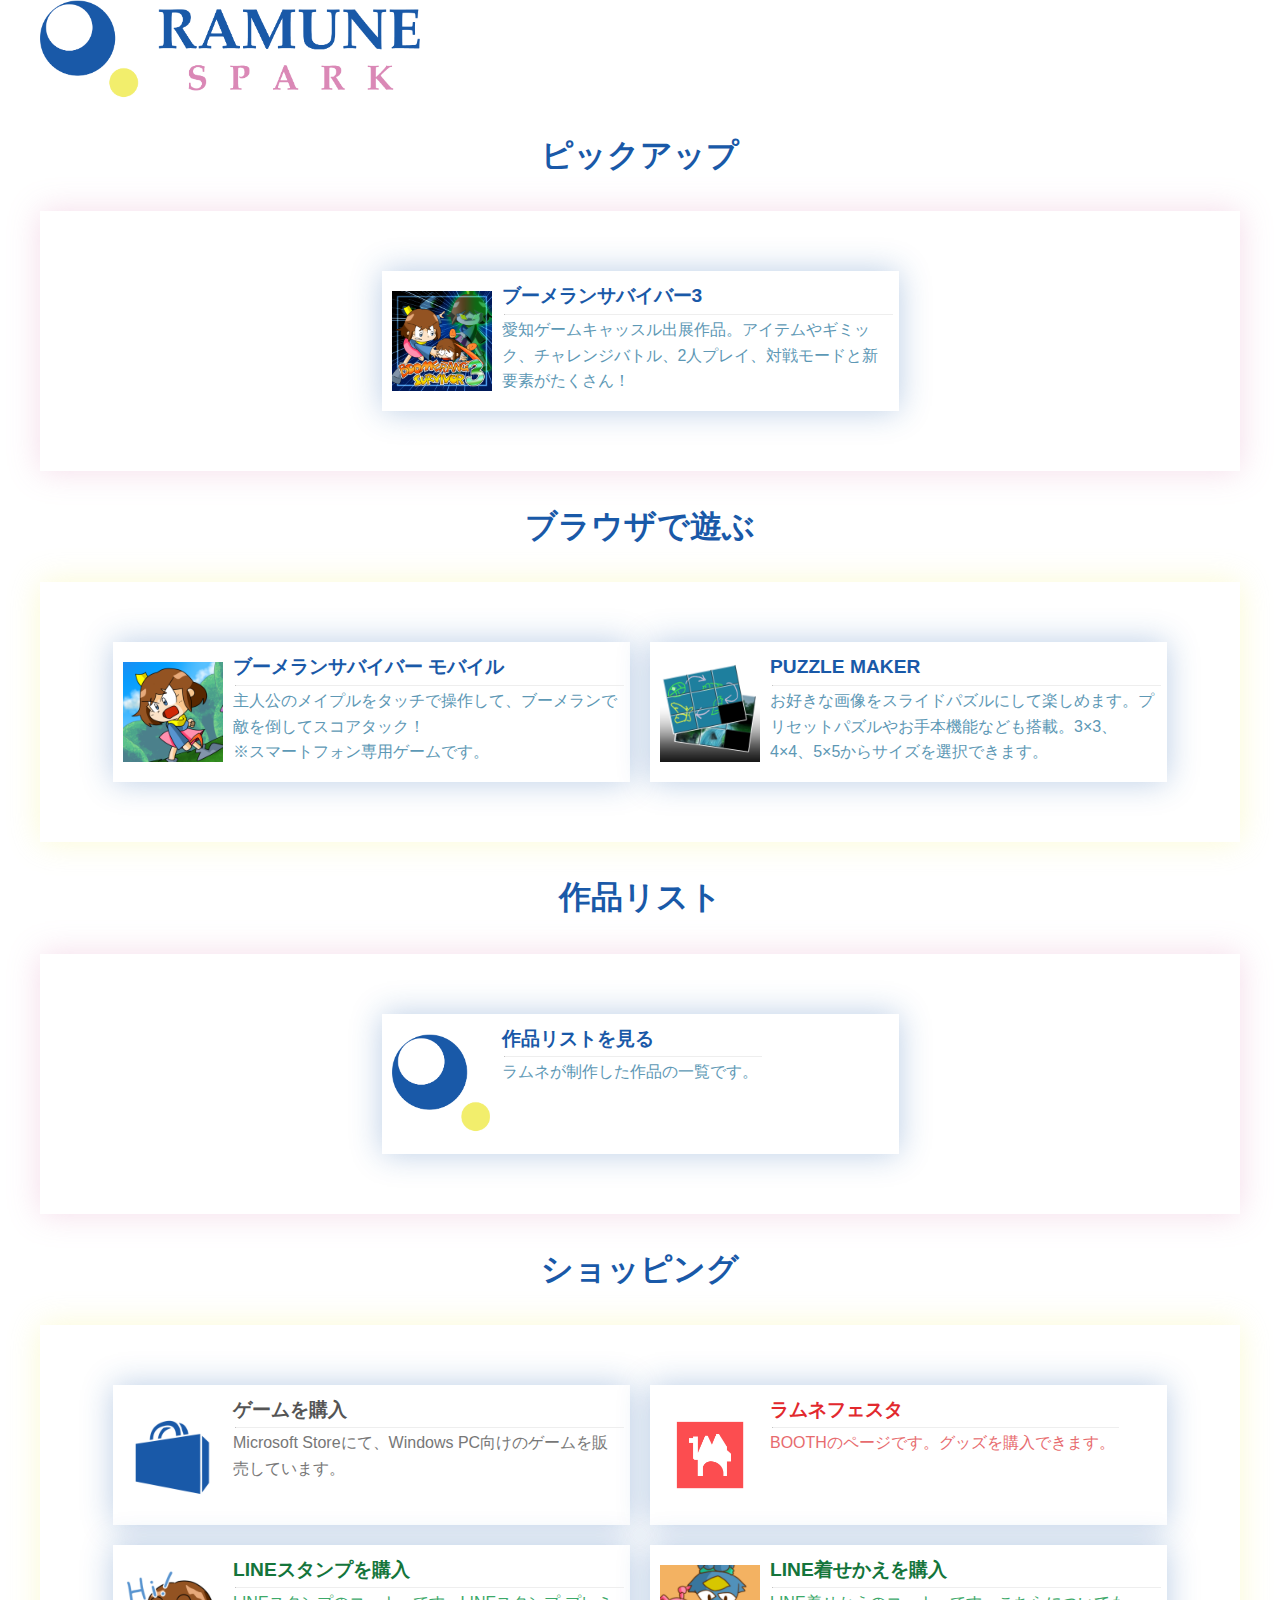
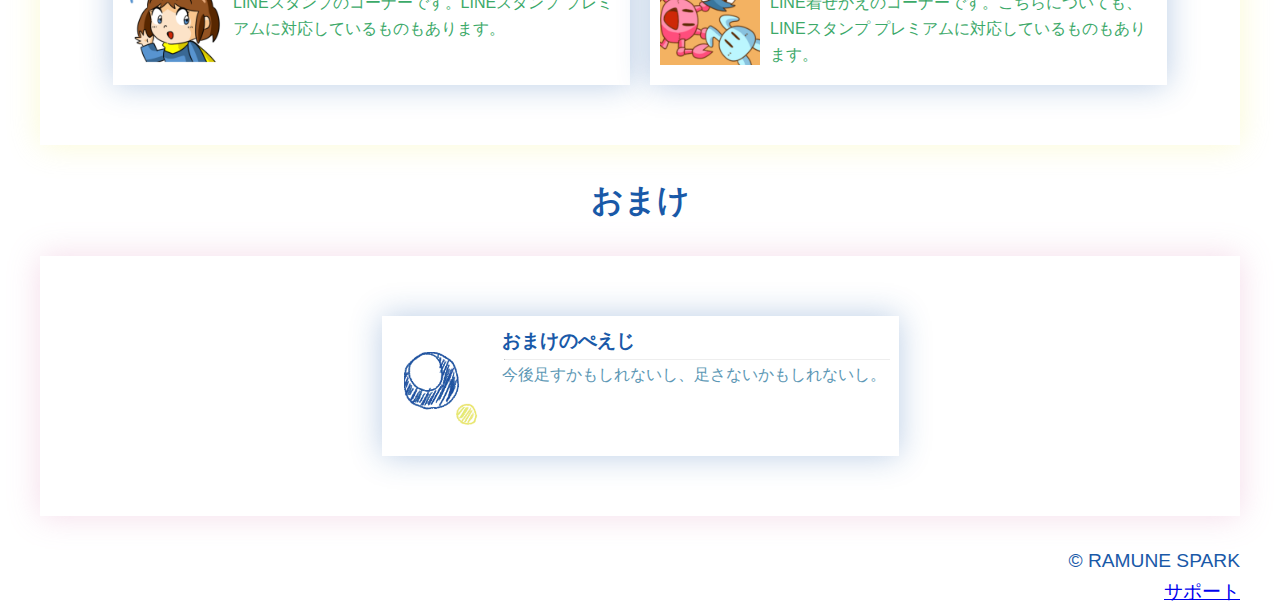
<file: index.html>
<!DOCTYPE html>
<html lang="ja">
<head>
    <meta charset="UTF-8">
    <meta name="google-site-verification" content="rf4COELh90JK5ZyHn70h3oE5hQq-dNZI3JU8eoMGsKs" />
    <meta name="viewport" content="width=device-width, initial-scale=1.0">
    <link rel="shortcut icon" type = "image/vnd.microsoft.icon" href="./favicon.ico" />
      
    <title>TOP | RAMUNE SPARK</title>
    <link rel = "stylesheet" href="css/style.css">
         
</head>
<body>
    
    <div id = "logo"><img src = "img/logo.png"></div>

<div class="blank2"></div>

<div class = boxTitle>
    ピックアップ
</div>

<div class="blank2"></div>

<div class = "box">


    <div class="item">
        <a href="./game/?title=bs3">
        <div class="itemI">
            <img src = "./game/keyVisual/bs3.png">
        </div>
        <div class="itemT">
            <div class="itemTitle">
            ブーメランサバイバー3
            </div>
            <hr class = "itemHR"/>
            <div class="itemEx">
                愛知ゲームキャッスル出展作品。アイテムやギミック、チャレンジバトル、2人プレイ、対戦モードと新要素がたくさん！
            </div>
        </div>
        </a>
    </div>        
</div>

<div class="blank2"></div>

    <div class = boxTitle>
        ブラウザで遊ぶ
    </div>

    <div class="blank2"></div>

    <div class = "box" style="box-shadow: 0 0 30px rgba(242, 238, 108, 0.3);">


            <div class="item">
                <a href="https://ramunespark.github.io/boomerangSurvivor_mobile/">
                <div class="itemI">
                    <img src = "gameImg/bs_mobile.png">
                </div>
                <div class="itemT">
                    <div class="itemTitle">
                    ブーメランサバイバー モバイル
                    </div>
                    <hr class = "itemHR"/>
                    <div class="itemEx">
                        主人公のメイプルをタッチで操作して、ブーメランで敵を倒してスコアタック！<br>※スマートフォン専用ゲームです。
                    </div>
                </div>
                </a>
            </div>
            
            <div class="item">
                <a href="https://ramunespark.github.io/puzzleMaker/">
                <div class="itemI">
                    <img src = "gameImg/puzzleMaker.png">
                </div>
                <div class="itemT">
                    <div class="itemTitle">
                    PUZZLE MAKER
                    </div>
                    <hr class = "itemHR"/>
                    <div class="itemEx">
                        お好きな画像をスライドパズルにして楽しめます。プリセットパズルやお手本機能なども搭載。3×3、4×4、5×5からサイズを選択できます。
                    </div>
                </div>
                </a>
            </div>
       
    </div>

    <div class="blank2"></div>

    <div class = boxTitle>
        作品リスト
    </div>

    <div class="blank2"></div>

    <div class = "box">


        <div class="item">
            <a href="./game/list">
            <div class="itemI">
                <img src = "gameImg/list.png">
            </div>
            <div class="itemT">
                <div class="itemTitle">
                作品リストを見る
                </div>
                <hr class = "itemHR"/>
                <div class="itemEx">
                    ラムネが制作した作品の一覧です。
                </div>
            </div>
            </a>
        </div>            

            
    </div>
    


    <div class="blank2"></div>


    <div class = boxTitle>
        ショッピング
    </div>

    <div class="blank2"></div>

    <div class = "box" style="box-shadow: 0 0 30px rgba(242, 238, 108, 0.3);">


        <div class="item">
            <a href="https://apps.microsoft.com/search/publisher?name=RAMUNE+SPARK">
            <div class="itemI">
                <img src = "gameImg/buy.png">
            </div>
            <div class="itemT">
                <div class="itemTitle" style="color: #555555;">
                ゲームを購入
                </div>
                <hr class = "itemHR" style="background-color: #555555;"/>
                <div class="itemEx" style="color: #777777;">
                    Microsoft Storeにて、Windows PC向けのゲームを販売しています。
                </div>
            </div>
            </a>
        </div>            
            <div class="item">
                <a href="https://ramune-spark.booth.pm/">
                <div class="itemI">
                    <img src = "gameImg/lib/booth.png">
                </div>
                <div class="itemT">
                    <div class="itemTitle" style="color: #E2292E;">
                    ラムネフェスタ
                    </div>
                    <hr class = "itemHR" style="background-color: #E2292E;"/>
                    <div class="itemEx" style="color: #E76B6E;">
                        BOOTHのページです。グッズを購入できます。
                    </div>
                </div>
                </a>
            </div>
            <div class="item">
                <a href="https://line.me/S/shop/sticker/author/2748320">
                <div class="itemI">
                    <img src = "gameImg/line.png">
                </div>
                <div class="itemT">
                    <div class="itemTitle" style="color: #14753B;">
                    LINEスタンプを購入
                    </div>
                    <hr class = "itemHR" style="background-color: #3CA969;"/>
                    <div class="itemEx" style="color: #3CA969;">
                        LINEスタンプのコーナーです。LINEスタンプ プレミアムに対応しているものもあります。
                    </div>
                </div>
                </a>
            </div>
            <div class="item">
                <a href="https://store.line.me/themeshop/author/5072153">
                <div class="itemI">
                    <img src = "gameImg/line2.png">
                </div>
                <div class="itemT">
                    <div class="itemTitle" style="color: #14753B;">
                    LINE着せかえを購入
                    </div>
                    <hr class = "itemHR" style="background-color: #3CA969;"/>
                    <div class="itemEx" style="color: #3CA969;">
                        LINE着せかえのコーナーです。こちらについても、LINEスタンプ プレミアムに対応しているものもあります。
                    </div>
                </div>
                </a>
            </div>
       
    </div>

    <div class="blank2"></div>

    <div class = boxTitle>
        おまけ
    </div>

    <div class="blank2"></div>

    <div class = "box">

  

        <div class="item">
            <a href="./omake">
            <div class="itemI">
                <img src = "gameImg/omake.png">
            </div>
            <div class="itemT">
                <div class="itemTitle">
                    おまけのぺえじ
                </div>
                <hr class = "itemHR"/>
                <div class="itemEx">
                    今後足すかもしれないし、足さないかもしれないし。
                </div>
            </div>
            </a>
        </div>            
            
    </div>
    
    


    <div class="blank2"></div>
    <div id = copyRight>
        © RAMUNE SPARK
    </div>
    <div id = copyRight>
        <a href="./support">
        サポート
        </a>
    </div>


</body>
</html>
</file>
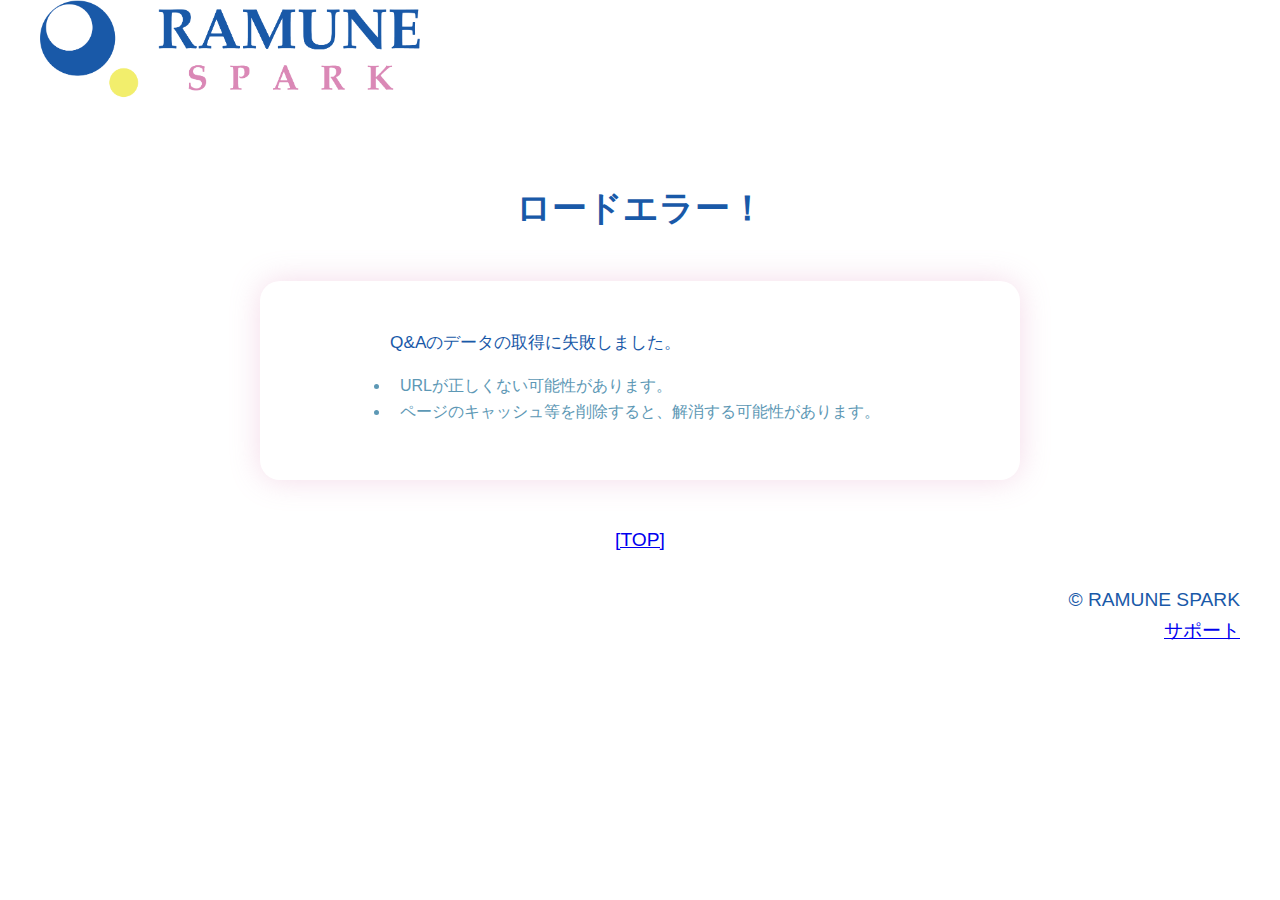
<file: FAQ/index.html>
<!DOCTYPE html>
<html lang="ja">

<head>
    <meta charset="UTF-8">
    <meta name="viewport" content="width=device-width, initial-scale=1.0">
    <link rel="shortcut icon" type="image/vnd.microsoft.icon" href="../favicon.ico" />

    <title>Q&A | RAMUNE SPARK</title>
    <link rel="stylesheet" href="../css/style.css">

</head>

<body>


    <div id="logo">
        <a href="../">
            <img src="../img/logo.png">
        </a>
    </div>

    <div class="blank"></div>

    <div class="MainTitle">

        <div class=pageTitle id="privacyPolicyTitle">
            ロードエラー！
        </div>

    </div>



    <div class="blank2"></div>

    <div class="container" id="privacyPolicyBox">
        <ul>
            <p>Q&Aのデータの取得に失敗しました。</p>
            <li>JavaScriptが無効になっている場合、Q&Aを正常に表示できません。</li>
        </ul>
    </div>


    <div class="blank2"></div>

    <div id=top>
        <a href="../">
            [TOP]
        </a>
    </div>
    <div class="blank2"></div>
    <div id=copyRight>
        © RAMUNE SPARK
    </div>
    <div id=copyRight>
        <a href="../support">
            サポート
        </a>
    </div>


    <script>

        const queryString = window.location.search;
        const urlParams = new URLSearchParams(queryString);
        let game = urlParams.get('game');

        //ポリシー1
        const p1 = ["bs", "bs2", "bs3"];
        const t1 = ["ブーメランサバイバー", "ブーメランサバイバー2", "ブーメランサバイバー3"]
        const tE1 = ["Boomerang Survivor", "Boomerang Survivor 2", "Boomerang Survivor 3"]

        let success = 0;

        let a = `<ul>
            <p>Q&Aのデータの取得に失敗しました。</p>
            <li>URLが正しくない可能性があります。</li>
            <li>ページのキャッシュ等を削除すると、解消する可能性があります。</li>
            </ul>
        `;
        let explain = [`
            <h1>:game:</h1>
            <ul>
            :pBold:Q. 遊び方はどこから確認できますか？</p>
            <p>A. タイトル画面の「HOW TO PLAY」を選択してください。</p>
            <br>
            :pBold:Q. 難易度を変更できますか？</p>
            <p>A. タイトル画面で裏コマンドを入力すると「ハードモード」をプレイできます。「イージーモード」はありません。</p>
            <br>
            :pBold:Q. このゲームの目的を教えてください。</p>
            <p>A. 本作ではステージクリアの要素はなく、スコアアタックに挑戦します。どんどん熾烈になっていく敵の攻撃を、ブーメラン一つで切り抜けてください。まずは10万点、次に50万点を目標にするのがおすすめです。</p>
            <br>
            :pBold:Q. 敵の出現パターンはどのように変化しますか？</p>
            <p>A. 時間経過で変化していきます。ただし、50万点を超えると10万点ごとに変化します。</p>
            <br>
            :pBold:Q. セーブ機能はありますか？</p>
            <p>A. 本作では、ハイスコアを自動的に保存する機能があります。ゲームを中断セーブすることはできません。</p>
            <br>
            :pBold:Q. ゲームオーバー画面にマークがついていますが、これは何ですか？</p>
            <p>A. Ver.2.0.0より、プレイ内容によってマークが表示されるようになりました。
            <ul>
            :liBold:矢印マーク（白）</li>
            :pLiColor:1回以上コンティニューしたことを示します。</p>
            :liBold:ブーメランマーク（橙）</li>
            :pLiColor:裏ワザ（フルパワーアップ）を使ったことを示します。</p>
            :liBold:メイプルマーク（黄）</li>
            :pLiColor:裏ワザ（残り数9でスタート）を使ったことを示します。</p>
            :liBold:王冠マーク（水色）</li>
            :pLiColor:裏ワザ（ハードモード）を使っていることを示します。</p>
            :liBold:！マーク（赤）</li>
            :pLiColor:裏ワザ（ファイナルモード）を使っていることを示します。</p>
            </ul>
            </p>
            <br>
            :pBold:Q. 画面サイズを変更することはできますか？</p>
            <p>A. 変更できません。常にウィンドウに収まる形で、3:2比率で表示されます。</p>
            <br>
            :pBold:Q. コントローラの振動機能に対応していますか？</p>
            <p>A. 対応していません。</p>
            <br>
            :pBold:Q. プレイ人数を教えてください。</p>
            <p>A. 1人までとなります。</p>
            <br>
            :pBold:Q. 裏ワザはありますか？</p>
            <p>A. 裏ワザの内容をここで回答することはできません。ただし、ラムネSNSアカウント等で稀に発信していることがあります。</p>
            </ul>`,
            `<h1>:game:</h1>
            <ul>
            :pBold:Q. 遊び方はどこから確認できますか？</p>
            <p>A. タイトル画面の「HOW TO PLAY」を選択してください。</p>
            <br>
            :pBold:Q. 難易度を変更できますか？</p>
            <p>A. パスワード「2525」を入力すると「お助けモード」が有効となり、難易度が下がります。ただし、この方法を使うとクリアしてもエンディングを見ることができなくなります。また、1周クリア時にエンディングで表示されるパスワードを入力すると、「ハードモード」をプレイできます。</p>
            <br>
            :pBold:Q. セーブ機能はありますか？</p>
            <p>A. 本作にはセーブ機能はありません。ゲームオーバー画面で表示されるパスワードを控えてください。次回パスワードを入力すると、続きから再開できます。</p>
            <br>
            :pBold:Q. マップ画面に戻るにはどうすればいいですか？</p>
            <p>A. 「ステージボスを倒す」「前のエリアを選択してクリアする」「ゲームオーバーになる」のいずれかでマップ画面に戻ることができます。<br>※ゲームオーバーの場合はアイテムパワーアップを失いますので、注意してください。</p>
            <br>
            :pBold:Q. 画面サイズを変更することはできますか？</p>
            <p>A. パスワード「0603」を入力すると、タイトル画面で変更できるようになります。SELECTボタンか、ESCキーで切り替えてください。</p>
            <br>
            :pBold:Q. センシティブモードを有効にすると、どうなりますか？</p>
            <p>A. 有効にすると、斜め入力をしたときに後に入れたキーが攻撃方向として優先されるようになります（例：左上に移動するとき、左→上の順番で入力すると、キャラクターは上を向くようになります）。<br>センシティブモードは、パスワード「0603」を入力することで、画面サイズ変更とともに利用できるようになる裏機能です。ゲーム中にポーズして、SELECTボタンかESCキーで切り替えられます。</p>
            <br>
            :pBold:Q. コントローラの振動機能に対応していますか？</p>
            <p>A. 対応していません。</p>
            <br>
            :pBold:Q. プレイ人数を教えてください。</p>
            <p>A. 1人までとなります。</p>
            <br>
            :pBold:Q. 裏ワザはありますか？</p>
            <p>A. 裏ワザの内容をここで回答することはできません。ただし、ラムネSNSアカウント等で稀に発信していることがあります。</p>
            </ul>`
            ,
            `<h1>:game:</h1>
            <ul>
            :pBold:Q. 遊び方はどこから確認できますか？</p>
            <p>A. 上部バーの「ヘルプ」→「説明書」を選択してください。</p>
            <br>
            :pBold:Q. やさしいモードはありますか？</p>
            <p>A. ステージセレクト画面でSELECTボタンを押して左右選択をすると、難易度を「ノーマル」⇔「カジュアル」で切り替えることができます。「カジュアル」にすることで、低難易度モードで遊ぶことができます。</p>
            <br>
            :pBold:Q. むずかしいモードはありますか？</p>
            <p>A. Ver.2.1.0より、ハードモード（2周目）が追加されました。1周目を完全クリアした状態（達成度100）で一度エンディングを迎えるか、ゲームオーバー画面で「END」を選択すると2周目に移行します。ただし、2周目に入ると達成度を200にするまで難易度選択ができなくなります。</p>
            <br>
            :pBold:Q. セーブ機能はありますか？</p>
            <p>A. 本作にはセーブ機能が搭載されています。シナリオゲームではファイル3つを使用でき、オートセーブでゲームの進行状況が保存されます。また、オプションの内容も自動的に保存されます。</p>
            <br>
            :pBold:Q. パスワード機能はありますか？</p>
            <p>A. 本作にはパスワード機能が搭載されており、クリア後に表示されるパスワードを入力すると何かが起こります。<br>※パスワードでコンティニューをすることはできません。</p>
            <br>
            :pBold:Q. ステージセレクト画面に戻るにはどうすればいいですか？</p>
            <p>A. ステージボスを倒すか、一度ゲームオーバーになるとステージセレクト画面に戻ることができます。また、リセットを使用すればいつでもタイトル画面に戻れるため、シナリオゲームを再開することでステージセレクト画面に戻れます。<br>※ゲームオーバーやリセットの場合はアイテムパワーアップを失いますので、注意してください。</p>
            <br>
            :pBold:Q. ステージが順番通りではないのですが？</p>
            <p>A. 本作では分岐システムが搭載されています。ゴールするタイミングによって、行き先が変動します。一度クリアしたステージでも、まだ行っていないエリアが残っているかもしれません。</p>
            <br>
            :pBold:Q. ゴールの色や表示にはどんな意味がありますか？</p>
            <p>A. 行き先によって、色や表示が変動します。黄色のゴールを目指していくと、達成度を上げやすくなります。</p>
            <ul>
            :liBold:黄色</li>
            :pLiColor:未クリアのステージです。</p>
            :liBold:青色</li>
            :pLiColor:過去のプレイでクリアしたことのあるステージです。</p>
            :liBold:赤色</li>
            :pLiColor:ボスステージのゴールです。ステージセレクト画面に戻ります。</p>
            :liBold:行き先が「？」になっている</li>
            :pLiColor:その回でまだ行っていないステージです。ただし、過去のプレイでクリア済みのステージが含まれることがあります。</p>
            :liBold:行き先が書いてあり、文字が薄暗い</li>
            :pLiColor:その回で既に行ったことのあるステージです。</p>
            </ul>
            <br>
            :pBold:Q. チャレンジバトルに挑むにはどうすればいいですか？</p>
            <p>A. クリア済みのステージを選択し、エリア選択画面でRボタンを押すと挑むことができます。ただし、最終ステージにはチャレンジバトルはありません。</p>
            <br>
            :pBold:Q. チャレンジバトルを始めたら、メイプルだけになってしまった。</p>
            <p>A. チャレンジバトルは1人専用です。シナモンを参加させることはできません。</p>
            <br>
            :pBold:Q. チャレンジバトルで一通りの条件を満たしたが、エナジーカード3枚が獲得できません。</p>
            <p>A. すべての条件を一度のプレイで満たしてクリアしないと、エナジーカード3枚を手に入れることはできません。</p>
            <br>
            :pBold:Q. 画面サイズを変更することはできますか？</p>
            <p>A. オプションから変更できます。</p>
            <br>
            :pBold:Q. センシティブモードを有効にすると、どうなりますか？</p>
            <p>A. 有効にすると、斜め入力をしたときに後に入れたキーが攻撃方向として優先されるようになります（例：左上に移動するとき、左→上の順番で入力すると、キャラクターは上を向くようになります）。<br>センシティブモードは、ポーズ中（Ver.1.0.2以降）またはオプションから変更できます。</p>
            <br>
            :pBold:Q. コントローラの振動機能に対応していますか？</p>
            <p>A. 対応しています。振動ありで楽しみたい方は、振動機能が搭載されたコントローラをお使いください。また、設定はオプションから変更できます。</p>
            <br>
            :pBold:Q. プレイ人数を教えてください。</p>
            <p>A. シナリオゲームは1-2人、バトルゲームは2人専用となります。</p>
            <br>
            :pBold:Q. 裏ワザはありますか？</p>
            <p>A. 裏ワザの内容をここで回答することはできません。ただし、ラムネSNSアカウント等で稀に発信していることがあります。</p>
            </ul>`];

        for (let i = 0; i < p1.length; i++) {

            if (p1[i] === game) {

                success = 1;

                a = set(explain[i], i);

                break;

            }



        }


        document.getElementById("privacyPolicyBox").innerHTML = a;

        if (success === 1) {
            document.getElementById("privacyPolicyTitle").innerHTML = "Q&A";
        }


        function set(e, i) {

            let result = e.replace(/:game:/g, t1[i]);
            result = result.replace(/:gameE:/g, tE1[i]);
            result = result.replace(/:pBold:/g, `<p style="font-weight:bold">`);
            result = result.replace(/:pLiColor:/g, `<p style="color:#5D98B5">`);
            result = result.replace(/:liBold:/g, `<li style="font-weight:bold">`);
            return result;

        }

    </script>

</body>

</html>
</file>
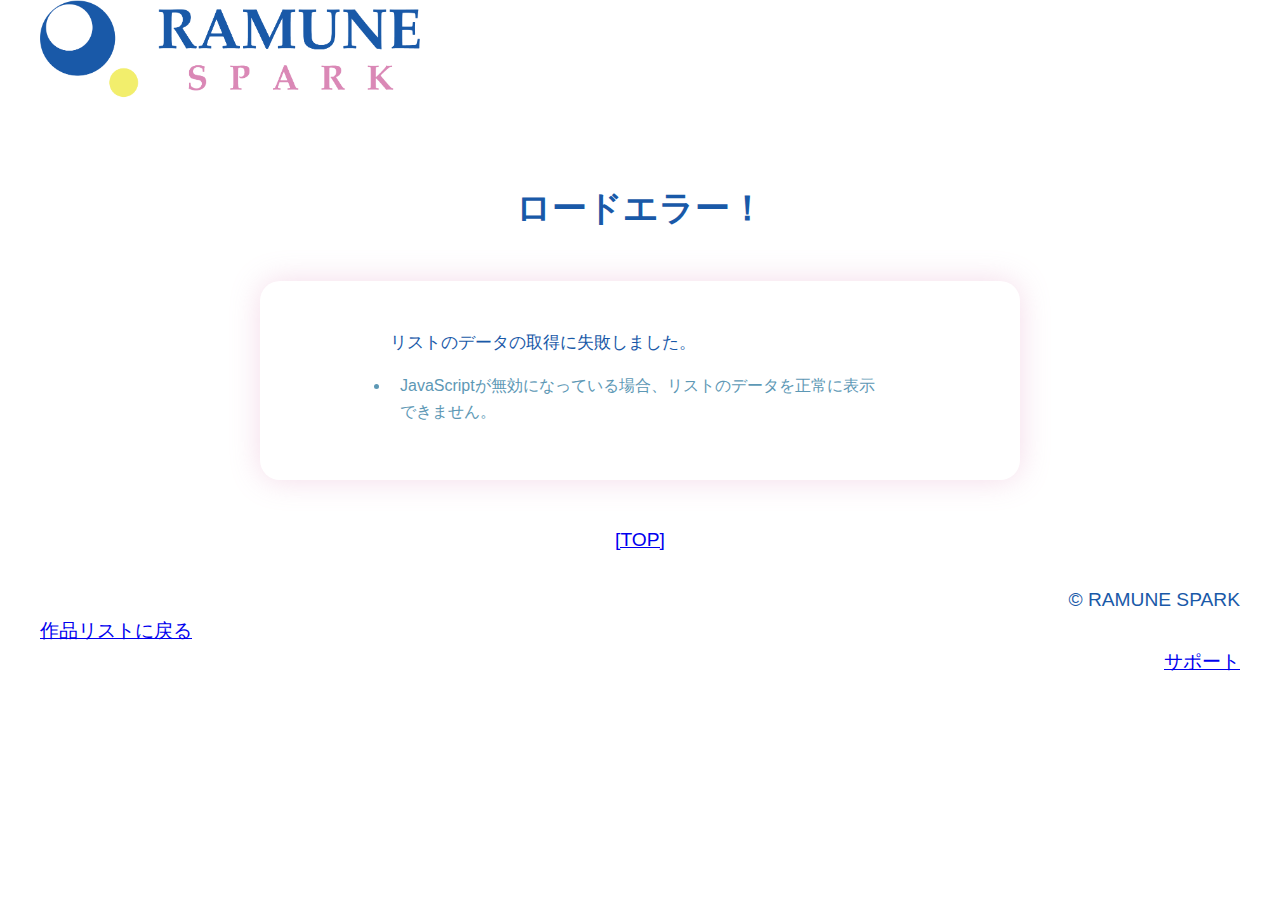
<file: game/index.html>
<!DOCTYPE html>
<html lang="ja">
<head>
    <meta charset="UTF-8">
    <meta name="viewport" content="width=device-width, initial-scale=1.0">
    <link rel="shortcut icon" type = "image/vnd.microsoft.icon" href="../favicon.ico" />
      
    <title>作品リスト | RAMUNE SPARK</title>
    <link rel = "stylesheet" href="../css/style.css">
         
</head>
<body>


    <div id = "logo">
        <a href="../">
        <img src = "../img/logo.png">
        </a>
    </div>

    <div class = "blank"></div>

    <div class = "MainTitle">

        <div class = pageTitle id="privacyPolicyTitle">
            ロードエラー！
        </div>

    </div>

    

    <div class = "blank2"></div>

    <div class="container" id="privacyPolicyBox">
        <ul>
            <p>リストのデータの取得に失敗しました。</p>
            <li>JavaScriptが無効になっている場合、リストのデータを正常に表示できません。</li>
            </ul>
         </div>


         <div class="blank2"></div>

         <div id = top>
             <a href="../">
             [TOP]
             </a>
         </div>
        <div class="blank2"></div>
        <div id = copyRight>
            © RAMUNE SPARK
        </div>
        <div id = copyRight style="text-align: left;">
            <a href="./list">
                作品リストに戻る
            </a>
            </div>
            <div id = copyRight>
            <a href="../support">
            サポート
            </a>
        </div>


        <script type="module" src="https://get.microsoft.com/badge/ms-store-badge.bundled.js"></script>
<script>

const queryString = window.location.search;
const urlParams = new URLSearchParams(queryString);
let game = urlParams.get('title');


const p1 = ["bs","bs2","bs3","mf"];
const t1 = ["ブーメランサバイバー","ブーメランサバイバー2","ブーメランサバイバー3","メイプルフェスティバル"]
const tE1 = ["Boomerang Survivor","Boomerang Survivor 2","Boomerang Survivor 3","Maple Festival"]

let success = 0;

let a = `<ul>
            <p>リストのデータの取得に失敗しました。</p>
            <li>URLが正しくない可能性があります。</li>
            <li>ページのキャッシュ等を削除すると、解消する可能性があります。</li>
            </ul>
        `;

for(let i = 0; i < p1.length; i++){

if(p1[i] === game){

success = 1;

document.getElementById("privacyPolicyTitle").innerHTML = t1[i];
visual(i);

break;

}



}


function visual(i){

    document.title = t1[i]+" | RAMUNE SPARK";
    document.getElementById("privacyPolicyBox").innerHTML = "";

    const keyVisual = document.createElement("div");
    keyVisual.id = "keyVisual";
    const keyVisual_img = document.createElement("img");
    document.getElementById("privacyPolicyBox").appendChild(keyVisual);
    keyVisual.appendChild(keyVisual_img);


    
    keyVisual_img.src = "keyVisual/"+p1[i]+".png";

    const p = document.createElement("p");
    p.innerHTML = navi(i);
    document.getElementById("privacyPolicyBox").appendChild(p);


    const ms = document.createElement("div");
    ms.id = "ms";
    document.getElementById("privacyPolicyBox").appendChild(ms);
    ms.innerHTML = badge(i);


}

function badge(e){


    const id = ['9P1X8Q084W5X','9N5N9PHP569J','9PJWNT9TR18S','null'];

    let b = ``;

    if(id[e] !== 'null'){

        b = `<ms-store-badge productid="${id[e]}" productname="${t1[e]}" window-mode="direct" theme="dark" language="ja-jp" animation="off"></ms-store-badge>`;
    
    }
    
    return b;

}

function navi(e){
const a = ["主人公の「メイプル」を操作して、画面中の敵キャラクターを倒して生きのびるアクションシューティングゲームです。<br>出来るアクションは「ブーメランを投げること」だけですが、その動きはちょっとだけ独特。投げたブーメランがメイプルのもとに返ってくるのを逆手に取れば、攻撃の仕掛け方は様々です。<br>激しくなっていく敵の攻撃を乗り越えて、ハイスコアを目指しましょう！",
    "画面中の敵キャラクターをブーメランで倒していく『ブーメランサバイバー』の第二弾です。主人公の「メイプル」が、リーフ星の征服を狙う「ブート伯爵」に立ち向かいます。<br>今作より装い新たにステージクリア形式に一新し、ステージや敵のバリエーションもパワーアップ。メイプルとブーメランを巧みにコントロールして、全5ステージ（21エリア）のクリアを目指しましょう！",
    "プレイヤーとブーメランのコントロールを巧みにこなして、敵をなぎ倒そう。『ブーメランサバイバー』を遊んだことのない方にも、慣れている方にもおすすめです。<br><br>-ステージがパワーアップ！<br>ジャンプ床やワープホールなど、ギミックのバリエーションがより多彩になりました。また、ステージごとの地形もより個性的に。うまく活かして攻略しましょう。<br><br>-シリーズ初の2人プレイ対応<br>今回は主人公の「メイプル」に加え、新しい仲間「シナモン」が初登場。途中参加OKの2人同時プレイで、協力してゲームを進めることもできます。<br><br>-チャレンジバトルに挑戦<br>1人専用のやりこみ要素「チャレンジバトル」を搭載。限られたアイテムでボスと戦う、本編より少し難しめのステージに挑みます。隠された条件をクリアーして、ボスを撃破しましょう。<br><br>-バトルゲームも！<br>2人専用の対戦モードも収録。10種類の専用ステージで、時間いっぱい敵を倒してスコアを競い合おう！<br><br>-カジュアルモードで安心<br>通常難易度に加えて、救済措置がプラスされた「カジュアルモード」も選択できます。ゲームに慣れていない方でも、気持ちよく遊ぶことができます。<br><br>悪の「ブート伯爵」の策により、宇宙船「マゼンタ・ジョロキア」に連れ去られた二人。新たな敵「ダークアチェロ」を打ち倒し、無事脱出することができるのでしょうか…？",
    "2023年制作。マウスを使って遊ぶミニゲーム集です。<br><br>テンサイシティー総合祭が開催され、優勝賞品は何でも願いが叶うと謳った「Amazyst（アメジスト）」という名の宝石。少し眉唾に聞こえる話ですが、メイプルとシナモンは好奇心から参加します。<br>スラックラインやスカイダイビングといったスポーツ競技のほか、じっくり考えるテーブルゲームのようなものまで全10競技。ハイスコアを獲得して、優勝を目指しましょう。<br><br>2人プレイにも対応していますが、マウス2台の操作処理をソフトウェア内部に組み込むのが困難であるため、（2025年現在）発売の目処が立っていない作品です。<br><br>妙案思いついたら発売できるかも。"
];

return a[e];

}



</script>

</body>
</html>
</file>
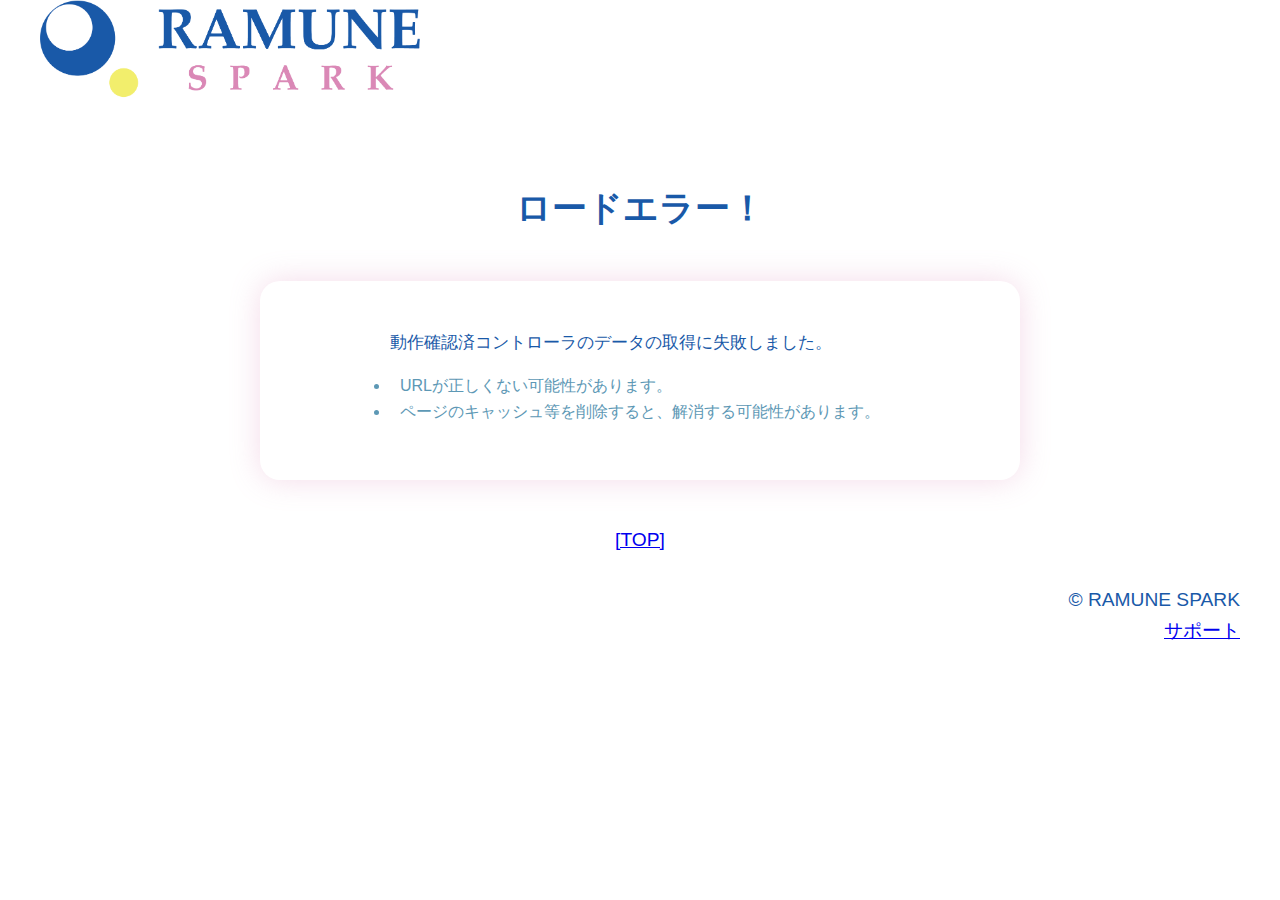
<file: gamepad/index.html>
<!DOCTYPE html>
<html lang="ja">
<head>
    <meta charset="UTF-8">
    <meta name="viewport" content="width=device-width, initial-scale=1.0">
    <link rel="shortcut icon" type = "image/vnd.microsoft.icon" href="../favicon.ico" />
      
    <title>動作確認済コントローラ | RAMUNE SPARK</title>
    <link rel = "stylesheet" href="../css/style.css">
         
</head>
<body>


    <div id = "logo">
        <a href="../">
        <img src = "../img/logo.png">
        </a>
    </div>

    <div class = "blank"></div>

    <div class = "MainTitle">

        <div class = pageTitle id="privacyPolicyTitle">
            ロードエラー！
        </div>

    </div>

    

    <div class = "blank2"></div>

    <div class="container" id="privacyPolicyBox">
        <ul>
            <p>動作確認済コントローラのデータの取得に失敗しました。</p>
            <li>JavaScriptが無効になっている場合、動作確認済コントローラを正常に表示できません。</li>
            </ul>
         </div>


         <div class="blank2"></div>

         <div id = top>
             <a href="../">
             [TOP]
             </a>
         </div>
        <div class="blank2"></div>
        <div id = copyRight>
            © RAMUNE SPARK
        </div>
        <div id = copyRight>
            <a href="../support">
            サポート
            </a>
        </div>


<script>

const queryString = window.location.search;
const urlParams = new URLSearchParams(queryString);
let game = urlParams.get('game');

//ポリシー1
const p1 = ["bs","bs2","bs3"];
const t1 = ["ブーメランサバイバー","ブーメランサバイバー2","ブーメランサバイバー3"]
const tE1 = ["Boomerang Survivor","Boomerang Survivor 2","Boomerang Survivor 3"]

function padTypeSelect(e){

let type = [];


if(game === "bs" || game === "bs2"){
type = ["任天堂 Nintendo Switch Proコントローラー",
"8BitDo SN30pro USBゲームパッド",
"8BitDo SN30pro+",
"Microsoft Xbox ワイヤレス コントローラー",
"HORI ホリパッド for Nintendo Switch",
"HORI PCエンジン mini コントローラー",
"HORI PCエンジン コアグラフィックス mini コントローラー",
"HORI ターボパッド for PCエンジン mini"
];
}else if(game === "bs3"){
    type = ["任天堂 Nintendo Switch Proコントローラー",
    "任天堂 Joy-Con (L)",
    "任天堂 Joy-Con (R)",
"8BitDo SN30pro USBゲームパッド",
"8BitDo SN30pro+",
"Microsoft Xbox ワイヤレス コントローラー",
"HORI ホリパッド for Nintendo Switch"
];
}

let xx = "";

xx += "<p>動作確認済コントローラの一覧です。</p>";

//定型メッセージの作成
if(type.length>=1){

    for(let i = 0; i < type.length; i++){

        xx += "<li>"+type[i]+"</li>";


}

}

//特殊注釈



if(game === "bs" || game === "bs2"){

    xx += "<p>※『"+t1[e]+"』は主にXinputのコントローラでの動作を想定して制作されています。</p>";
xx += "<p>※コントローラのスティックを使用することはできません。</p>"

}else if(game === "bs3" ){

    xx += "<p>※『"+t1[e]+"』は主にXinputのコントローラでの動作を想定して制作されています。</p>";
xx += "<p>※HORIのPCエンジン mini用各種コントローラも動作しますが、『ブーメランサバイバー1・2』とは異なり、ボタン数の都合で一部の操作が行えません。</p>"

}

return xx;

}

let success = 0;

let a = `<ul>
            <p>動作確認済コントローラのデータの取得に失敗しました。</p>
            <li>URLが正しくない可能性があります。</li>
            <li>ページのキャッシュ等を削除すると、解消する可能性があります。</li>
            </ul>
        `;

for(let i = 0; i < p1.length; i++){

if(p1[i] === game){

success = 1;

let x = padTypeSelect(i);

a = `<ul>
            <h1>`+t1[i]+`</h1>  
            `+x+`
            </ul>`;

break;

}



}


document.getElementById("privacyPolicyBox").innerHTML = a;

if(success === 1){
document.getElementById("privacyPolicyTitle").innerHTML = "動作確認済コントローラ";
}


</script>

</body>
</html>
</file>
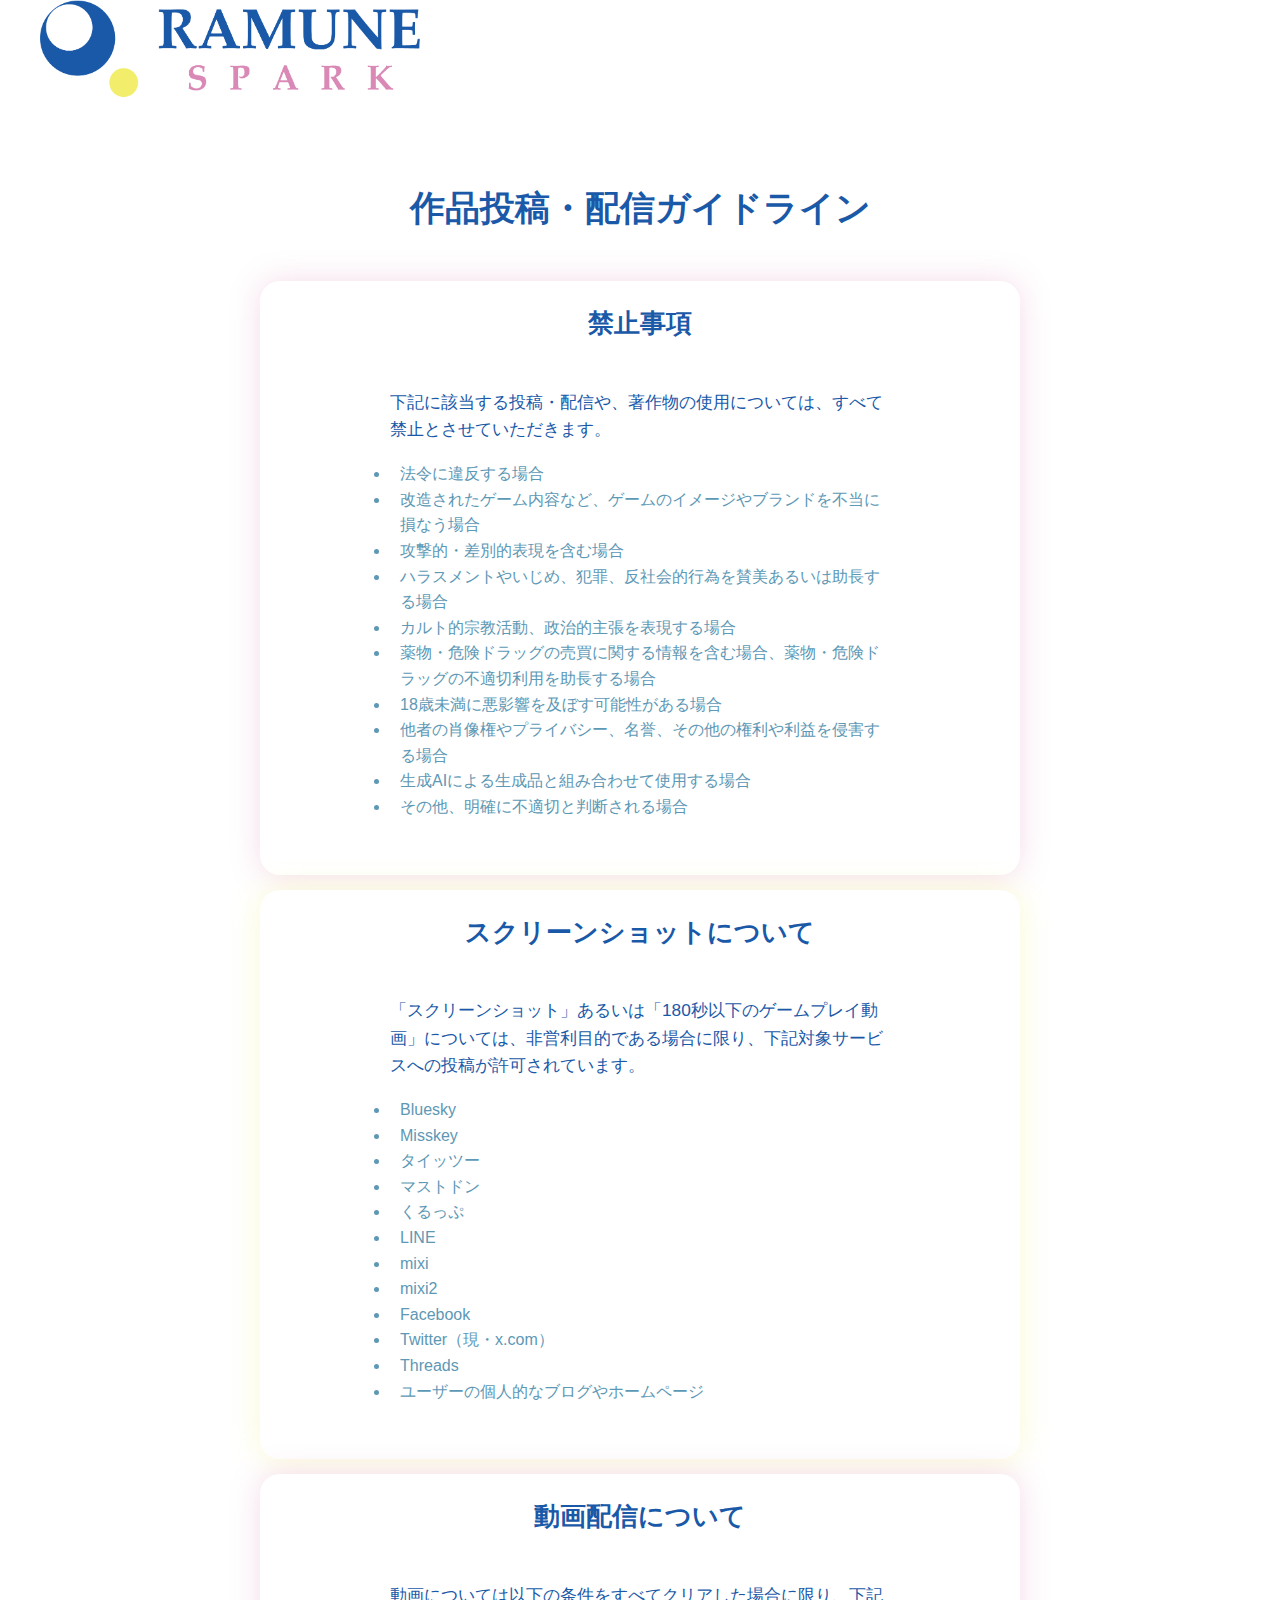
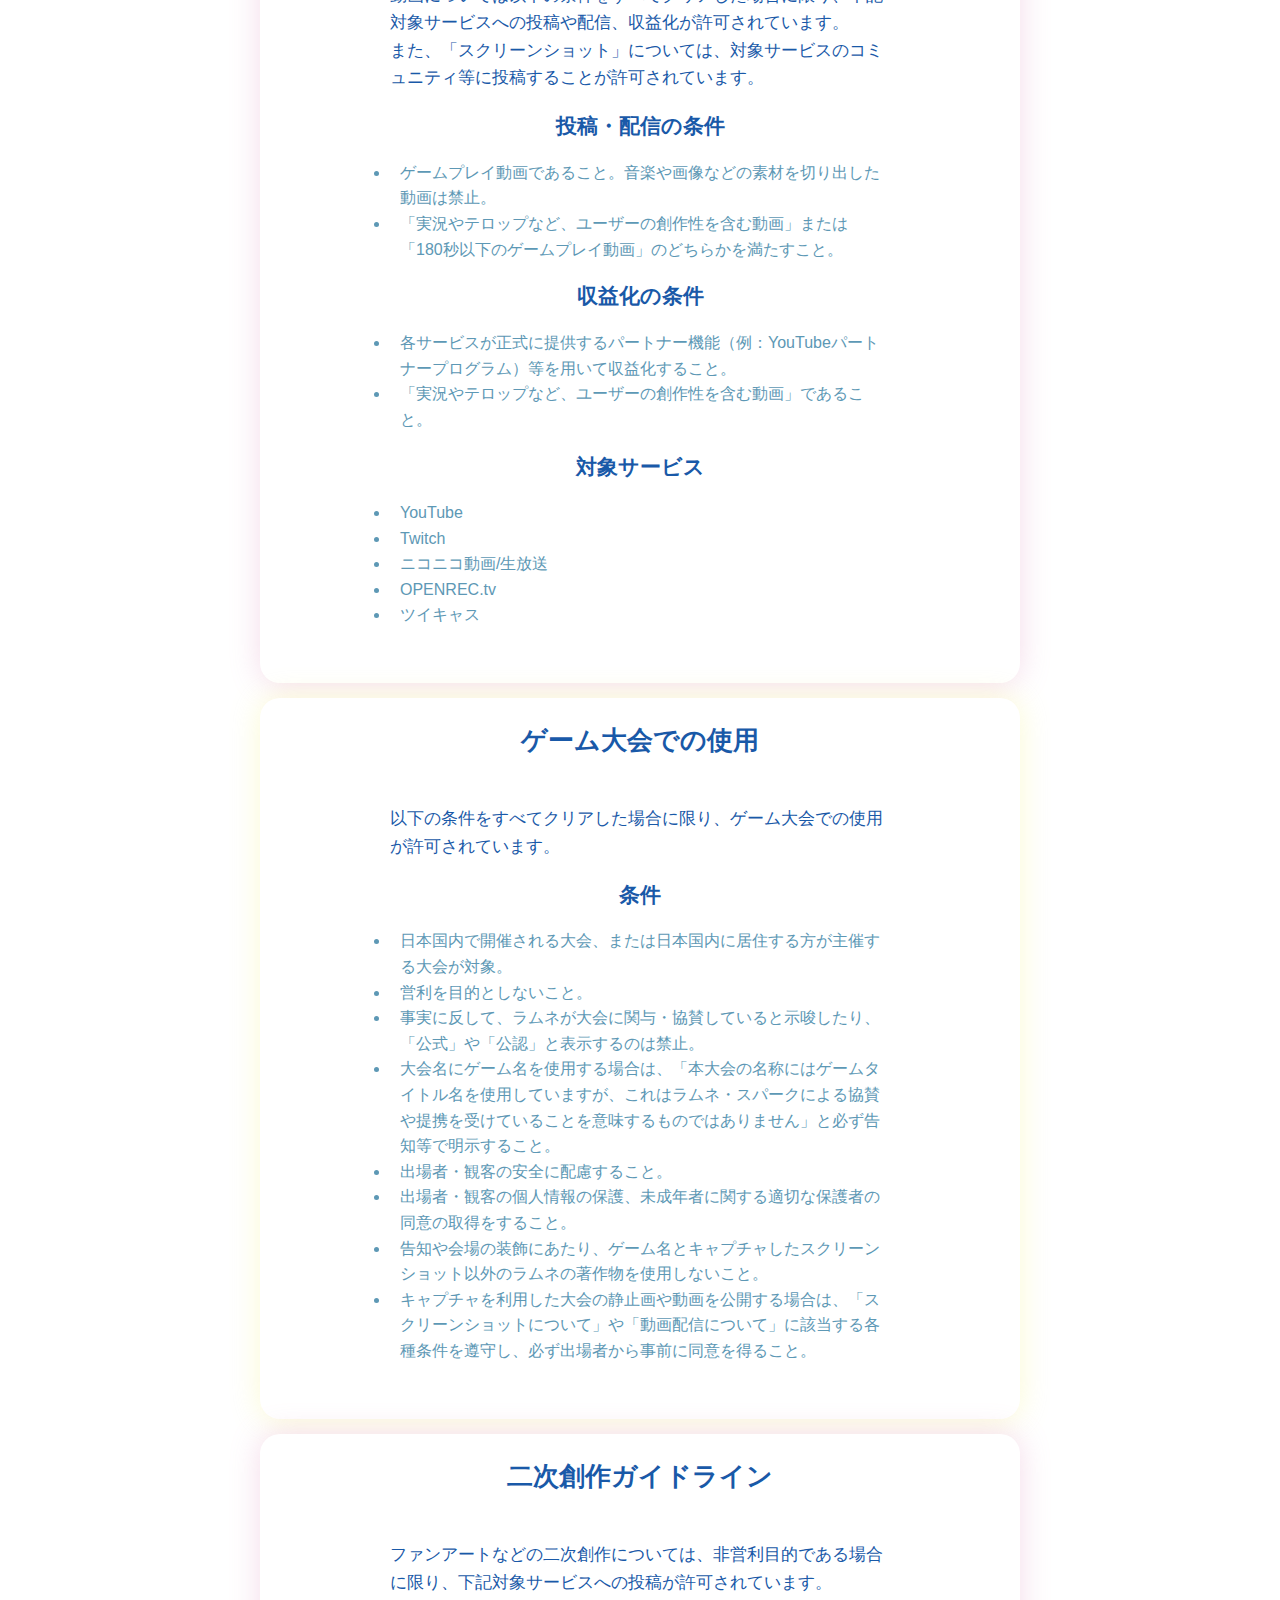
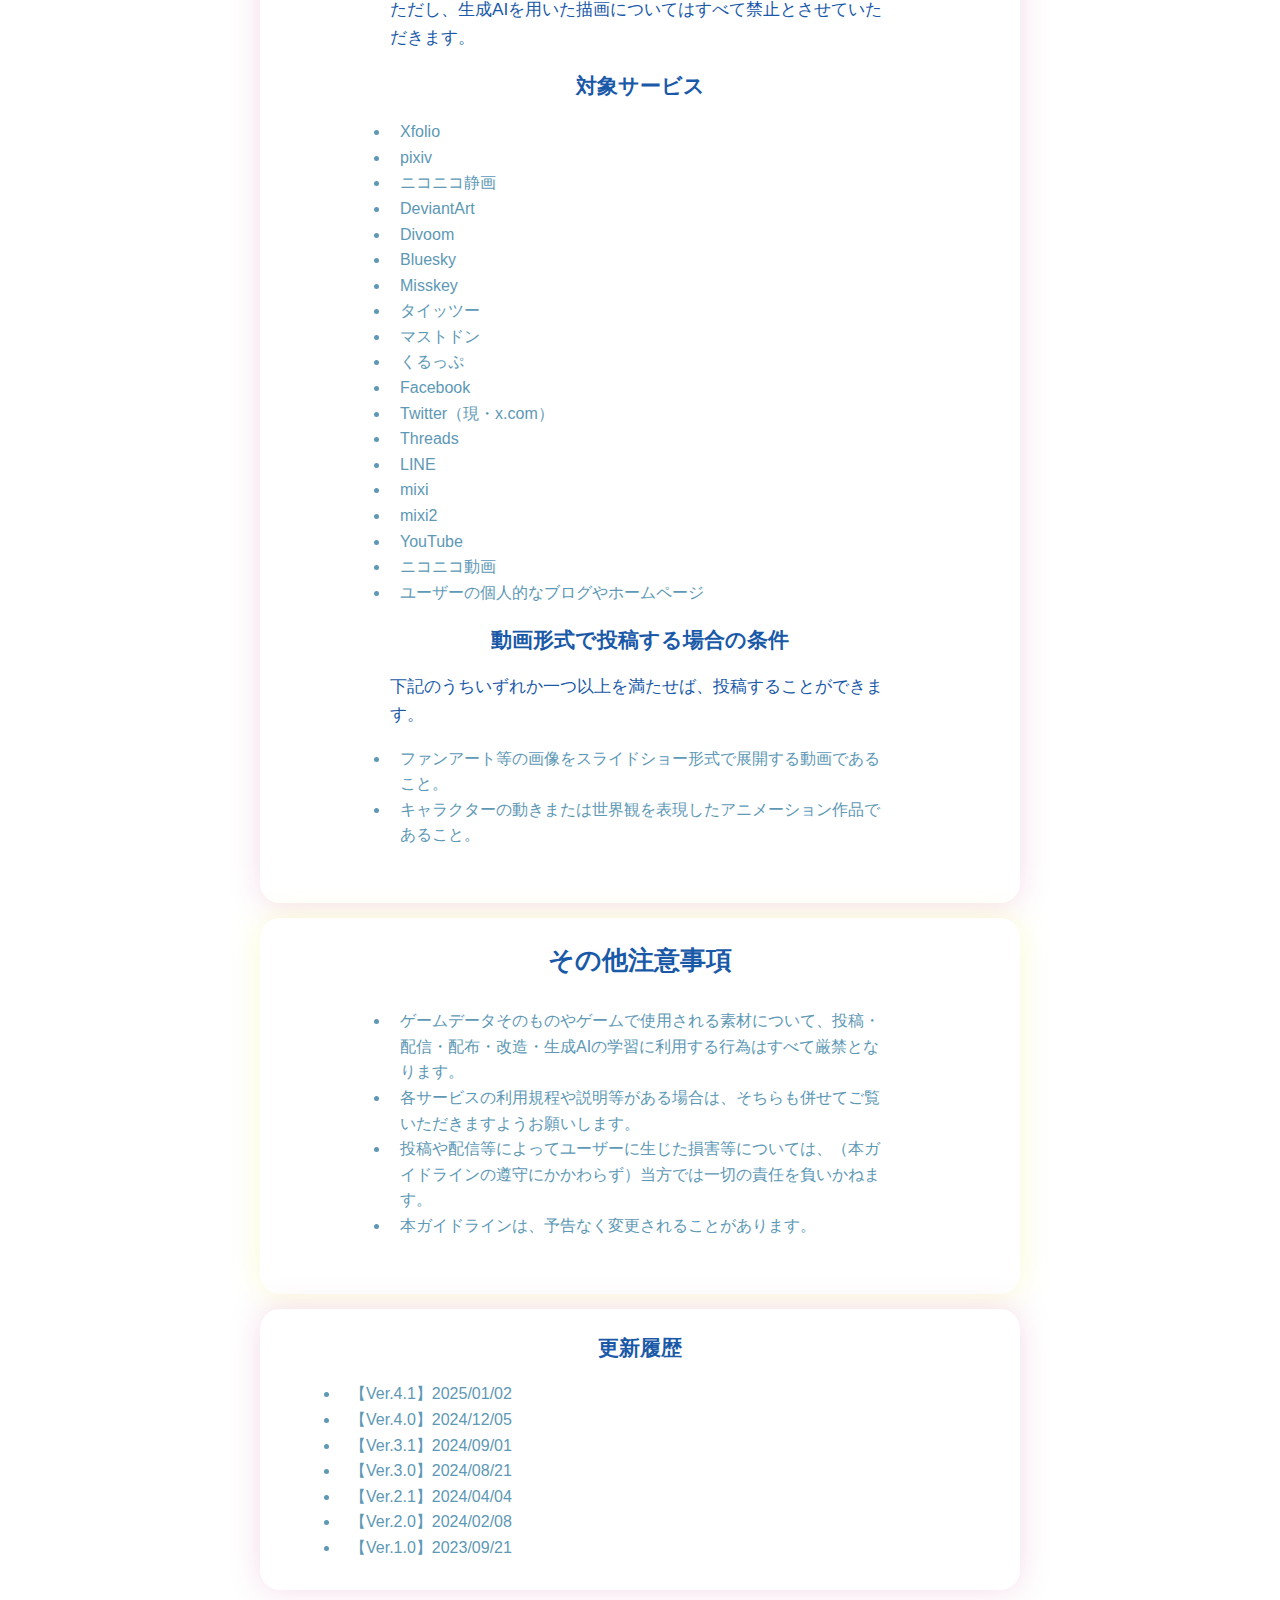
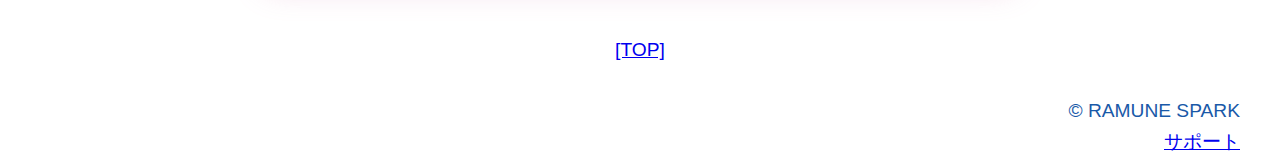
<file: guideLine/index.html>
<!DOCTYPE html>
<html lang="ja">
<head>
    <meta charset="UTF-8">
    <meta name="viewport" content="width=device-width, initial-scale=1.0">
    <link rel="shortcut icon" type = "image/vnd.microsoft.icon" href="../favicon.ico" />
      
    <title>作品投稿・配信ガイドライン | RAMUNE SPARK</title>
    <link rel = "stylesheet" href="../css/style.css">
         
</head>
<body>


    <div id = "logo">
        <a href="../">
        <img src = "../img/logo.png">
        </a>
    </div>

    <div class = "blank"></div>

    <div class = "MainTitle">

        <div class = pageTitle>
            作品投稿・配信ガイドライン
        </div>

    </div>

    

    <div class = "blank2"></div>

    <div class="container">
        <h1>禁止事項</h1>
        <ul>
            
            <p>下記に該当する投稿・配信や、著作物の使用については、すべて禁止とさせていただきます。</p>
            <li>法令に違反する場合</li>
            <li>改造されたゲーム内容など、ゲームのイメージやブランドを不当に損なう場合</li>
            <li>攻撃的・差別的表現を含む場合</li>
            <li>ハラスメントやいじめ、犯罪、反社会的行為を賛美あるいは助長する場合</li>
            <li>カルト的宗教活動、政治的主張を表現する場合</li>
            <li>薬物・危険ドラッグの売買に関する情報を含む場合、薬物・危険ドラッグの不適切利用を助長する場合</li>
            <li>18歳未満に悪影響を及ぼす可能性がある場合</li>
            <li>他者の肖像権やプライバシー、名誉、その他の権利や利益を侵害する場合</li>
            <li>生成AIによる生成品と組み合わせて使用する場合</li>
            <li>その他、明確に不適切と判断される場合</li>
            </ul>
        </div>
        <div class="container2">
            <h1>スクリーンショットについて</h1>
            <ul>
            <p>「スクリーンショット」あるいは「180秒以下のゲームプレイ動画」については、非営利目的である場合に限り、下記対象サービスへの投稿が許可されています。</p>
          

          
                <li>Bluesky</li>
                <li>Misskey</li>
                <li>タイッツー</li>
                <li>マストドン</li>
                <li>くるっぷ</li>
                <li>LINE</li>
                <li>mixi</li>
                <li>mixi2</li>
                <li>Facebook</li>
                <li>Twitter（現・x.com）</li>
                <li>Threads</li>
                <li>ユーザーの個人的なブログやホームページ</li>
            </ul>
    
            </div>
            <div class="container">
            <h1>動画配信について</h1>
            <ul>
            
            <p>動画については以下の条件をすべてクリアした場合に限り、下記対象サービスへの投稿や配信、収益化が許可されています。<br>また、「スクリーンショット」については、対象サービスのコミュニティ等に投稿することが許可されています。</p>
            <h2>投稿・配信の条件</h2>
            
                <li>ゲームプレイ動画であること。音楽や画像などの素材を切り出した動画は禁止。</li>
                <li>「実況やテロップなど、ユーザーの創作性を含む動画」または「180秒以下のゲームプレイ動画」のどちらかを満たすこと。</li>
                
            <h2>収益化の条件</h2>
            
                <li>各サービスが正式に提供するパートナー機能（例：YouTubeパートナープログラム）等を用いて収益化すること。</li>
                <li>「実況やテロップなど、ユーザーの創作性を含む動画」であること。</li>
                
    
            <h2>対象サービス</h2>
                <li>YouTube</li>
                <li>Twitch</li>
                <li>ニコニコ動画/生放送</li>
                <li>OPENREC.tv</li>
                <li>ツイキャス</li>
            </ul>
            
            </div>

            <div class="container2">
                <h1>ゲーム大会での使用</h1>
                <ul>
                    <p>以下の条件をすべてクリアした場合に限り、ゲーム大会での使用が許可されています。</p>
                    <h2>条件</h2>
            
                    <li>日本国内で開催される大会、または日本国内に居住する方が主催する大会が対象。</li>
                    <li>営利を目的としないこと。</li>
                    <li>事実に反して、ラムネが大会に関与・協賛していると示唆したり、「公式」や「公認」と表示するのは禁止。</li>
                    <li>大会名にゲーム名を使用する場合は、「本大会の名称にはゲームタイトル名を使用していますが、これはラムネ・スパークによる協賛や提携を受けていることを意味するものではありません」と必ず告知等で明示すること。</li>
                    <li>出場者・観客の安全に配慮すること。</li>
                    <li>出場者・観客の個人情報の保護、未成年者に関する適切な保護者の同意の取得をすること。</li>
                    <li>告知や会場の装飾にあたり、ゲーム名とキャプチャしたスクリーンショット以外のラムネの著作物を使用しないこと。</li>
                    <li>キャプチャを利用した大会の静止画や動画を公開する場合は、「スクリーンショットについて」や「動画配信について」に該当する各種条件を遵守し、必ず出場者から事前に同意を得ること。</li>
                </ul>
                
                </div>

            <div class="container">
            <h1>二次創作ガイドライン</h1>
            <ul>
            
            <p>ファンアートなどの二次創作については、非営利目的である場合に限り、下記対象サービスへの投稿が許可されています。<br>ただし、生成AIを用いた描画についてはすべて禁止とさせていただきます。</p>
     
            <h2>対象サービス</h2>
    
                <li>Xfolio</li>
                <li>pixiv</li>
                <li>ニコニコ静画</li>
                <li>DeviantArt</li>
                <li>Divoom</li>
                <li>Bluesky</li>
                <li>Misskey</li>
                <li>タイッツー</li>
                <li>マストドン</li>
                <li>くるっぷ</li>
                <li>Facebook</li>
                <li>Twitter（現・x.com）</li>
                <li>Threads</li>
                <li>LINE</li>
                <li>mixi</li>
                <li>mixi2</li>
                <li>YouTube</li>
                <li>ニコニコ動画</li>
                <li>ユーザーの個人的なブログやホームページ</li>
    
    
                <h2>動画形式で投稿する場合の条件</h2>
    
                <p>下記のうちいずれか一つ以上を満たせば、投稿することができます。</p>
                
                <li>ファンアート等の画像をスライドショー形式で展開する動画であること。</li>
                <li>キャラクターの動きまたは世界観を表現したアニメーション作品であること。</li>
                
            </ul>
            
            </div>
            <div class="container2">
            <h1>その他注意事項</h1>
            <ul>
                <li>ゲームデータそのものやゲームで使用される素材について、投稿・配信・配布・改造・生成AIの学習に利用する行為はすべて厳禁となります。</li>
                <li>各サービスの利用規程や説明等がある場合は、そちらも併せてご覧いただきますようお願いします。</li>
                <li>投稿や配信等によってユーザーに生じた損害等については、（本ガイドラインの遵守にかかわらず）当方では一切の責任を負いかねます。</li>
                <li>本ガイドラインは、予告なく変更されることがあります。</li>
            </ul>
            
            </div>
            <div class="container">
            <h2>更新履歴</h2>
            <li>【Ver.4.1】2025/01/02</li>
            <li>【Ver.4.0】2024/12/05</li>
            <li>【Ver.3.1】2024/09/01</li>
            <li>【Ver.3.0】2024/08/21</li>
            <li>【Ver.2.1】2024/04/04</li>
            <li>【Ver.2.0】2024/02/08</li>
            <li>【Ver.1.0】2023/09/21</li>
        </div>


        <div class="blank2"></div>

        <div id = top>
            <a href="../">
            [TOP]
            </a>
        </div>

        <div class="blank2"></div>
        <div id = copyRight>
            © RAMUNE SPARK
        </div>
        <div id = copyRight>
            <a href="../support">
            サポート
            </a>
        </div>


</body>
</html>
</file>
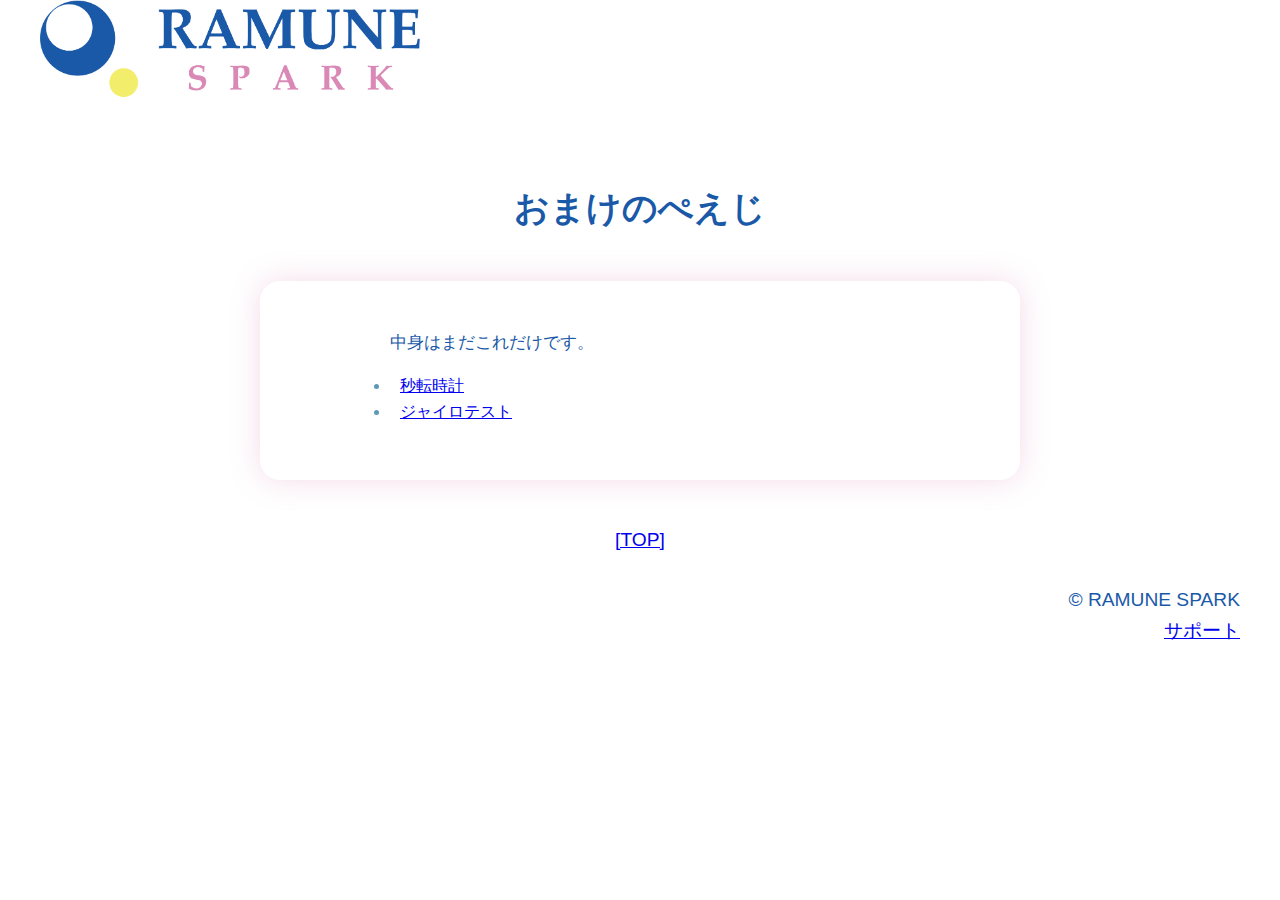
<file: omake/index.html>
<!DOCTYPE html>
<html lang="ja">

<head>
    <meta charset="UTF-8">
    <meta name="viewport" content="width=device-width, initial-scale=1.0">
    <link rel="shortcut icon" type="image/vnd.microsoft.icon" href="../favicon.ico" />

    <title>OMAKE | RAMUNE SPARK</title>
    <link rel="stylesheet" href="../css/style.css">

</head>

<body>


    <div id="logo">
        <a href="../">
            <img src="../img/logo.png">
        </a>
    </div>

    <div class="blank"></div>
    <div class="MainTitle"></div>

    <div class=pageTitle>
        おまけのぺえじ
    </div>

    </div>



    <div class="blank2"></div>

    <div class="container">


        <ul>
            <p>中身はまだこれだけです。</p>
            <li><a href="./secondClock.html">秒転時計</a></li>
            <li><a href="./gyro.html">ジャイロテスト</a></li>
        </ul>
    </div>

    <div class="blank2"></div>

    <div id=top>
        <a href="../">
            [TOP]
        </a>
    </div>


    <div class="blank2"></div>
    <div id=copyRight>
        © RAMUNE SPARK
    </div>
    <div id=copyRight>
        <a href="./support">
            サポート
        </a>
    </div>

</body>

</html>
</file>
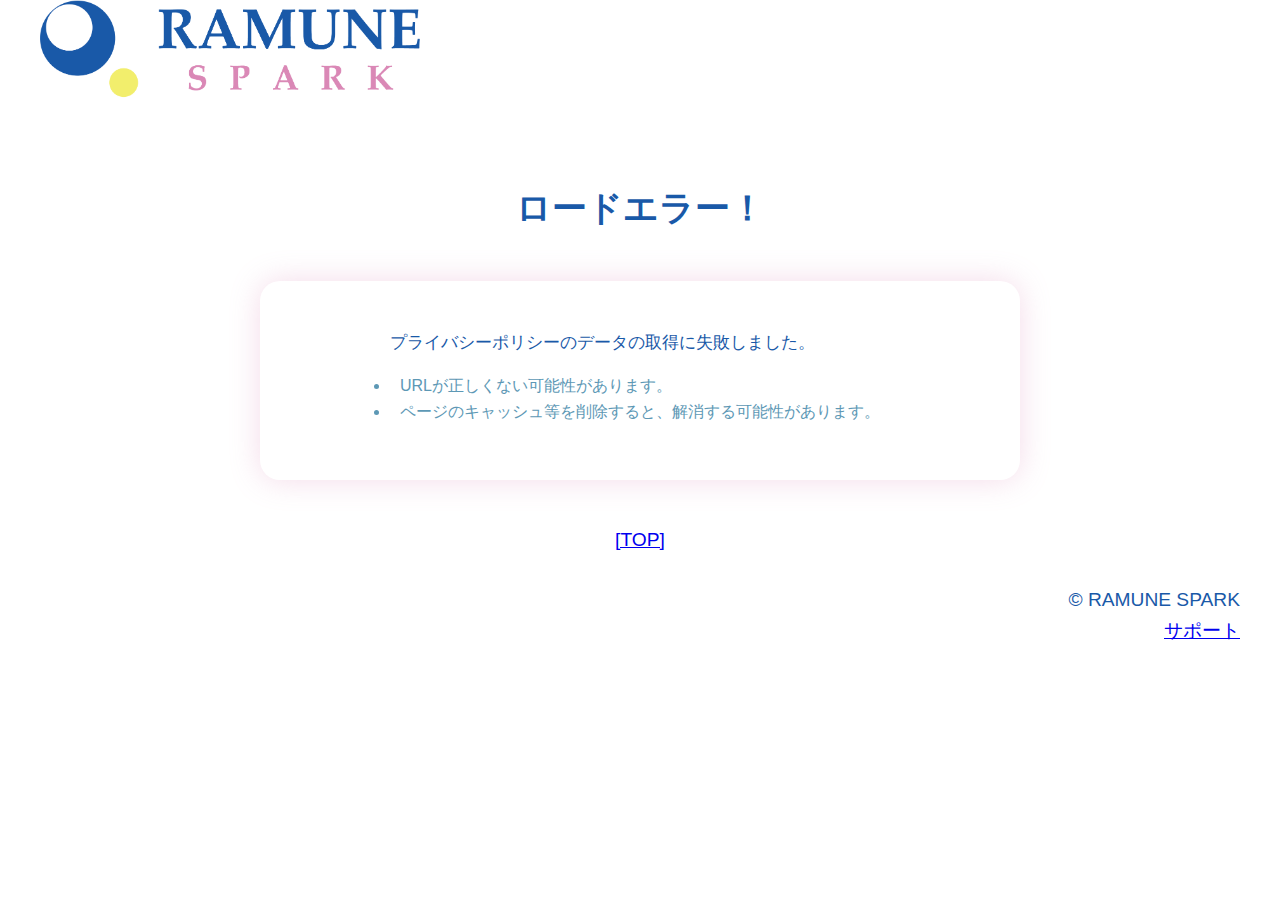
<file: privacyPolicy/index.html>
<!DOCTYPE html>
<html lang="ja">
<head>
    <meta charset="UTF-8">
    <meta name="viewport" content="width=device-width, initial-scale=1.0">
    <link rel="shortcut icon" type = "image/vnd.microsoft.icon" href="../favicon.ico" />
      
    <title>プライバシーポリシー | RAMUNE SPARK</title>
    <link rel = "stylesheet" href="../css/style.css">
         
</head>
<body>


    <div id = "logo">
        <a href="../">
        <img src = "../img/logo.png">
        </a>
    </div>

    <div class = "blank"></div>

    <div class = "MainTitle">

        <div class = pageTitle id="privacyPolicyTitle">
            ロードエラー！
        </div>

    </div>

    

    <div class = "blank2"></div>

    <div class="container" id="privacyPolicyBox">
        <ul>
            <p>プライバシーポリシーのデータの取得に失敗しました。</p>
            <li>JavaScriptが無効になっている場合、プライバシーポリシーを正常に表示できません。</li>
            </ul>
         </div>


         <div class="blank2"></div>

         <div id = top>
             <a href="../">
             [TOP]
             </a>
         </div>
        <div class="blank2"></div>
        <div id = copyRight>
            © RAMUNE SPARK
        </div>
        <div id = copyRight>
            <a href="../support">
            サポート
            </a>
        </div>


<script>

const queryString = window.location.search;
const urlParams = new URLSearchParams(queryString);
let game = urlParams.get('game');

//ポリシー1
const p1 = ["bs","bs2","bs3"];
const t1 = ["ブーメランサバイバー","ブーメランサバイバー2","ブーメランサバイバー3"]
const tE1 = ["Boomerang Survivor","Boomerang Survivor 2","Boomerang Survivor 3"]

let success = 0;

let a = `<ul>
            <p>プライバシーポリシーのデータの取得に失敗しました。</p>
            <li>URLが正しくない可能性があります。</li>
            <li>ページのキャッシュ等を削除すると、解消する可能性があります。</li>
            </ul>
        `;

for(let i = 0; i < p1.length; i++){

if(p1[i] === game){

success = 1;

a = `<ul>
            <p>ラムネの『<span style = "font-weight: bold;">`+t1[i]+`</span>』（以下、「本ソフトウェア」といいます）のプライバシーポリシーです。</p>
            <h2>日本語</h2>  
            <li>本ソフトウェアは、ユーザーの個人情報やプライバシー情報を収集いたしません。</li>
            <li>本ソフトウェアは、ユーザーによって開かれたファイルを保持したり、送信したりすることはありません。</li>
            <h2>English</h2>  
            <li>"`+tE1[i]+`" does not collect any personal or private information of the user.</li>
            <li>"`+tE1[i]+`" does not collect any files selected by the user.</li>
            </ul>`;

break;

}



}


document.getElementById("privacyPolicyBox").innerHTML = a;

if(success === 1){
document.getElementById("privacyPolicyTitle").innerHTML = "プライバシーポリシー";
}


</script>

</body>
</html>
</file>
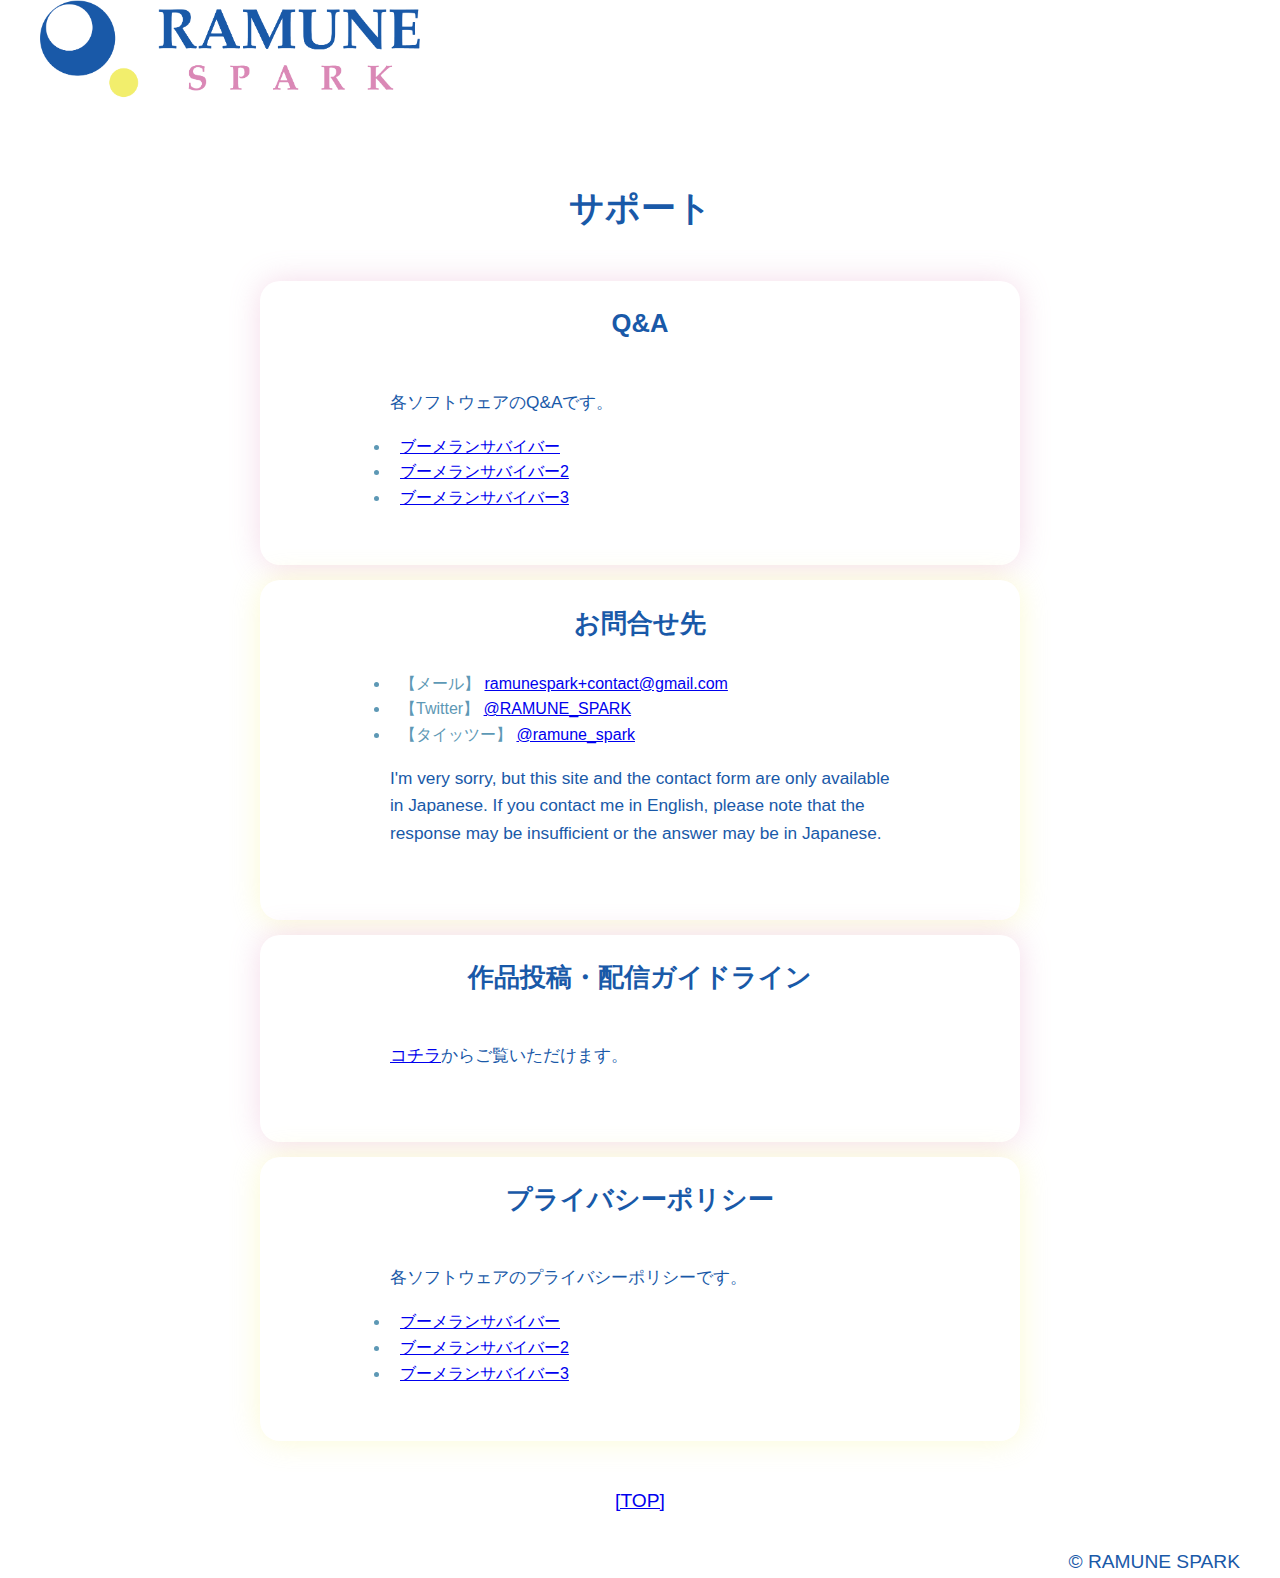
<file: support/index.html>
<!DOCTYPE html>
<html lang="ja">

<head>
    <meta charset="UTF-8">
    <meta name="viewport" content="width=device-width, initial-scale=1.0">
    <link rel="shortcut icon" type="image/vnd.microsoft.icon" href="../favicon.ico" />

    <title>サポート | RAMUNE SPARK</title>
    <link rel="stylesheet" href="../css/style.css">

</head>

<body>


    <div id="logo">
        <a href="../">
            <img src="../img/logo.png">
        </a>
    </div>

    <div class="blank"></div>
    <div class="MainTitle"></div>

    <div class=pageTitle>
        サポート
    </div>

    </div>



    <div class="blank2"></div>

    <div class="container">
        <h1>Q&A</h1>

        <ul>
            <p>各ソフトウェアのQ&Aです。</p>
            <li><a href="../FAQ/?game=bs">ブーメランサバイバー</a></li>
            <li><a href="../FAQ/?game=bs2">ブーメランサバイバー2</a></li>
            <li><a href="../FAQ/?game=bs3">ブーメランサバイバー3</a></li>
        </ul>
    </div>


    <div class="container2">
        <h1>お問合せ先</h1>
        <ul>
            <li>【メール】 <a href="mailto:ramunespark+contact@gmail.com">ramunespark+contact@gmail.com</a></li>
            <li>【Twitter】 <a href="https://x.com/RAMUNE_SPARK">@RAMUNE_SPARK</a></li>
            <li>【タイッツー】 <a href="https://taittsuu.com/users/ramune_spark">@ramune_spark</a></li>
            <p>I'm very sorry, but this site and the contact form are only available in Japanese. If you contact me in
                English, please note that the response may be insufficient or the answer may be in Japanese.</p>

        </ul>
    </div>
    <div class="container">
        <h1>作品投稿・配信ガイドライン</h1>
        <ul>
            <p><a href="../guideLine/">コチラ</a>からご覧いただけます。</p>
        </ul>
    </div>



    <div class="container2">
        <h1>プライバシーポリシー</h1>

        <ul>
            <p>各ソフトウェアのプライバシーポリシーです。</p>
            <li><a href="../privacyPolicy/?game=bs">ブーメランサバイバー</a></li>
            <li><a href="../privacyPolicy/?game=bs2">ブーメランサバイバー2</a></li>
            <li><a href="../privacyPolicy/?game=bs3">ブーメランサバイバー3</a></li>
        </ul>
    </div>

    <div class="blank2"></div>

    <div id=top>
        <a href="../">
            [TOP]
        </a>
    </div>


    <div class="blank2"></div>
    <div id=copyRight>
        © RAMUNE SPARK
    </div>

</body>

</html>
</file>
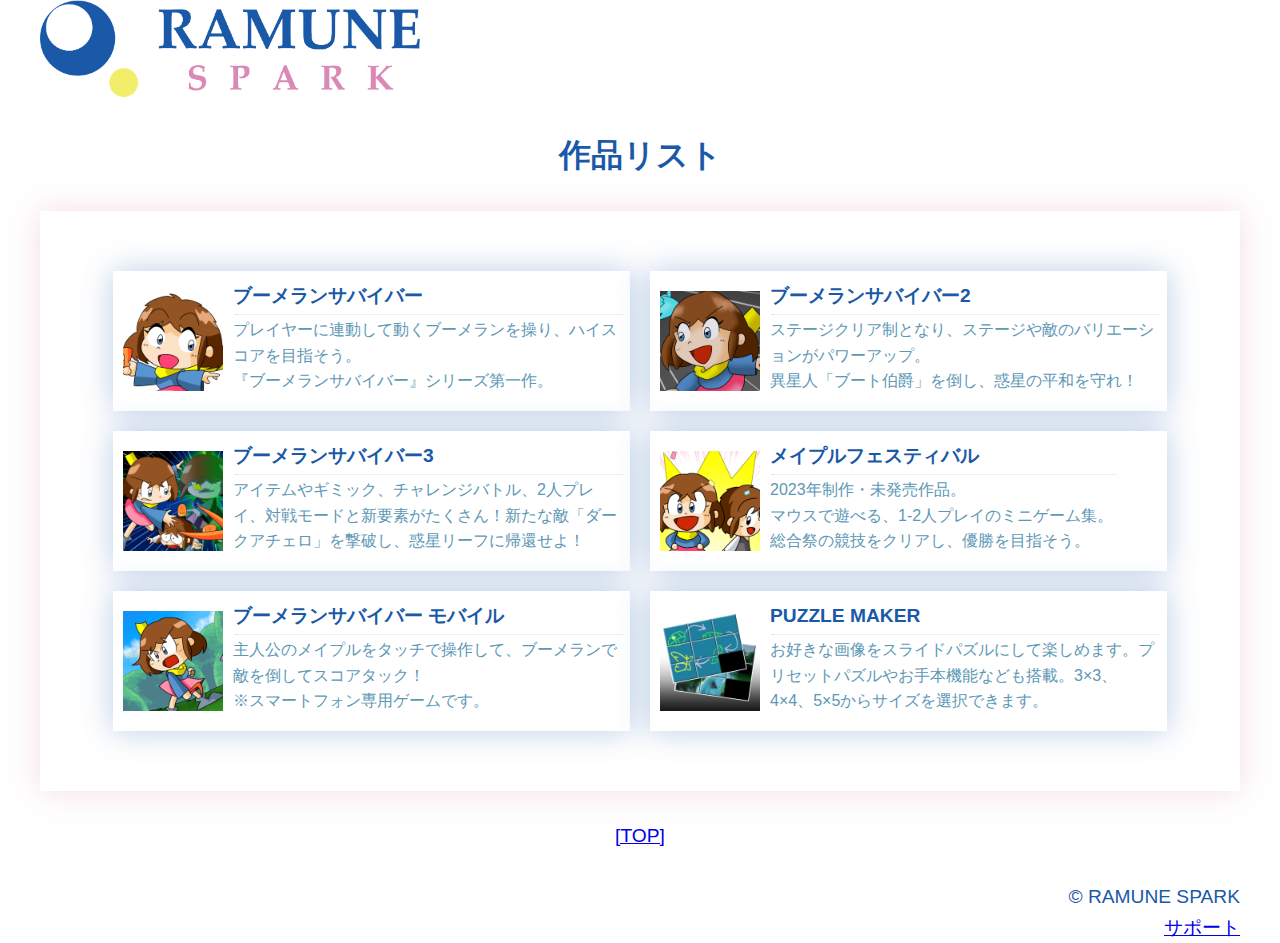
<file: game/list.html>
<!DOCTYPE html>
<html lang="ja">
<head>
    <meta charset="UTF-8">
    <meta name="viewport" content="width=device-width, initial-scale=1.0">
    <link rel="shortcut icon" type = "image/vnd.microsoft.icon" href="../favicon.ico" />
      
    <title>作品リスト | RAMUNE SPARK</title>
    <link rel = "stylesheet" href="../css/style.css">
         
</head>
<body>
    
    <div id = "logo">
        <a href="../">
        <img src = "../img/logo.png">
        </a>
    </div>

<div class="blank2"></div>

    <div class = boxTitle>
        作品リスト
    </div>

    <div class="blank2"></div>

    <div class = "box">

        <div class="item">
            <a href="../game/?title=bs">
            <div class="itemI">
                <img src = "../gameImg/bs1.png">
            </div>
            <div class="itemT">
                <div class="itemTitle">
                ブーメランサバイバー
                </div>
                <hr class = "itemHR"/>
                <div class="itemEx">
                    プレイヤーに連動して動くブーメランを操り、ハイスコアを目指そう。<br>『ブーメランサバイバー』シリーズ第一作。
                </div>
            </div>
            </a>
        </div>
        <div class="item">
            <a href="../game/?title=bs2">
            <div class="itemI">
                <img src = "../gameImg/bs2.png">
            </div>
            <div class="itemT">
                <div class="itemTitle">
                ブーメランサバイバー2
                </div>
                <hr class = "itemHR"/>
                <div class="itemEx">
                    ステージクリア制となり、ステージや敵のバリエーションがパワーアップ。<br>異星人「ブート伯爵」を倒し、惑星の平和を守れ！
                </div>
            </div>
            </a>
        </div>
        <div class="item">
            
            <a href="../game/?title=bs3">
            <div class="itemI">
                <img src = "../gameImg/bs3.png">
            </div>
            <div class="itemT">
                <div class="itemTitle">
                ブーメランサバイバー3
                </div>
                <hr class = "itemHR"/>
                <div class="itemEx">
                    アイテムやギミック、チャレンジバトル、2人プレイ、対戦モードと新要素がたくさん！新たな敵「ダークアチェロ」を撃破し、惑星リーフに帰還せよ！
                </div>
            </div>
            </a>
        </div>
        <div class="item">
            <a href="../game/?title=mf">
            <div class="itemI">
                <img src = "../gameImg/mf.png">
            </div>
            <div class="itemT">
                <div class="itemTitle">
                    メイプルフェスティバル
                </div>
                <hr class = "itemHR"/>
                <div class="itemEx">
                    2023年制作・未発売作品。<br>マウスで遊べる、1-2人プレイのミニゲーム集。<br>総合祭の競技をクリアし、優勝を目指そう。
                </div>
            </div>
            </a>
        </div>

            <div class="item">
                <a href="https://ramunespark.github.io/boomerangSurvivor_mobile/">
                <div class="itemI">
                    <img src = "../gameImg/bs_mobile.png">
                </div>
                <div class="itemT">
                    <div class="itemTitle">
                    ブーメランサバイバー モバイル
                    </div>
                    <hr class = "itemHR"/>
                    <div class="itemEx">
                        主人公のメイプルをタッチで操作して、ブーメランで敵を倒してスコアタック！<br>※スマートフォン専用ゲームです。
                    </div>
                </div>
                </a>
            </div>
            
            <div class="item">
                <a href="https://ramunespark.github.io/puzzleMaker/">
                <div class="itemI">
                    <img src = "../gameImg/puzzleMaker.png">
                </div>
                <div class="itemT">
                    <div class="itemTitle">
                    PUZZLE MAKER
                    </div>
                    <hr class = "itemHR"/>
                    <div class="itemEx">
                        お好きな画像をスライドパズルにして楽しめます。プリセットパズルやお手本機能なども搭載。3×3、4×4、5×5からサイズを選択できます。
                    </div>
                </div>
                </a>
            </div>
       
    </div>

    <div class="blank2"></div>

    <div id = top>
        <a href="../">
        [TOP]
        </a>
    </div>

    <div class="blank2"></div>
    <div id = copyRight>
        © RAMUNE SPARK
    </div>
    <div id = copyRight>
        <a href="../support">
        サポート
        </a>
    </div>

</body>
</html>
</file>
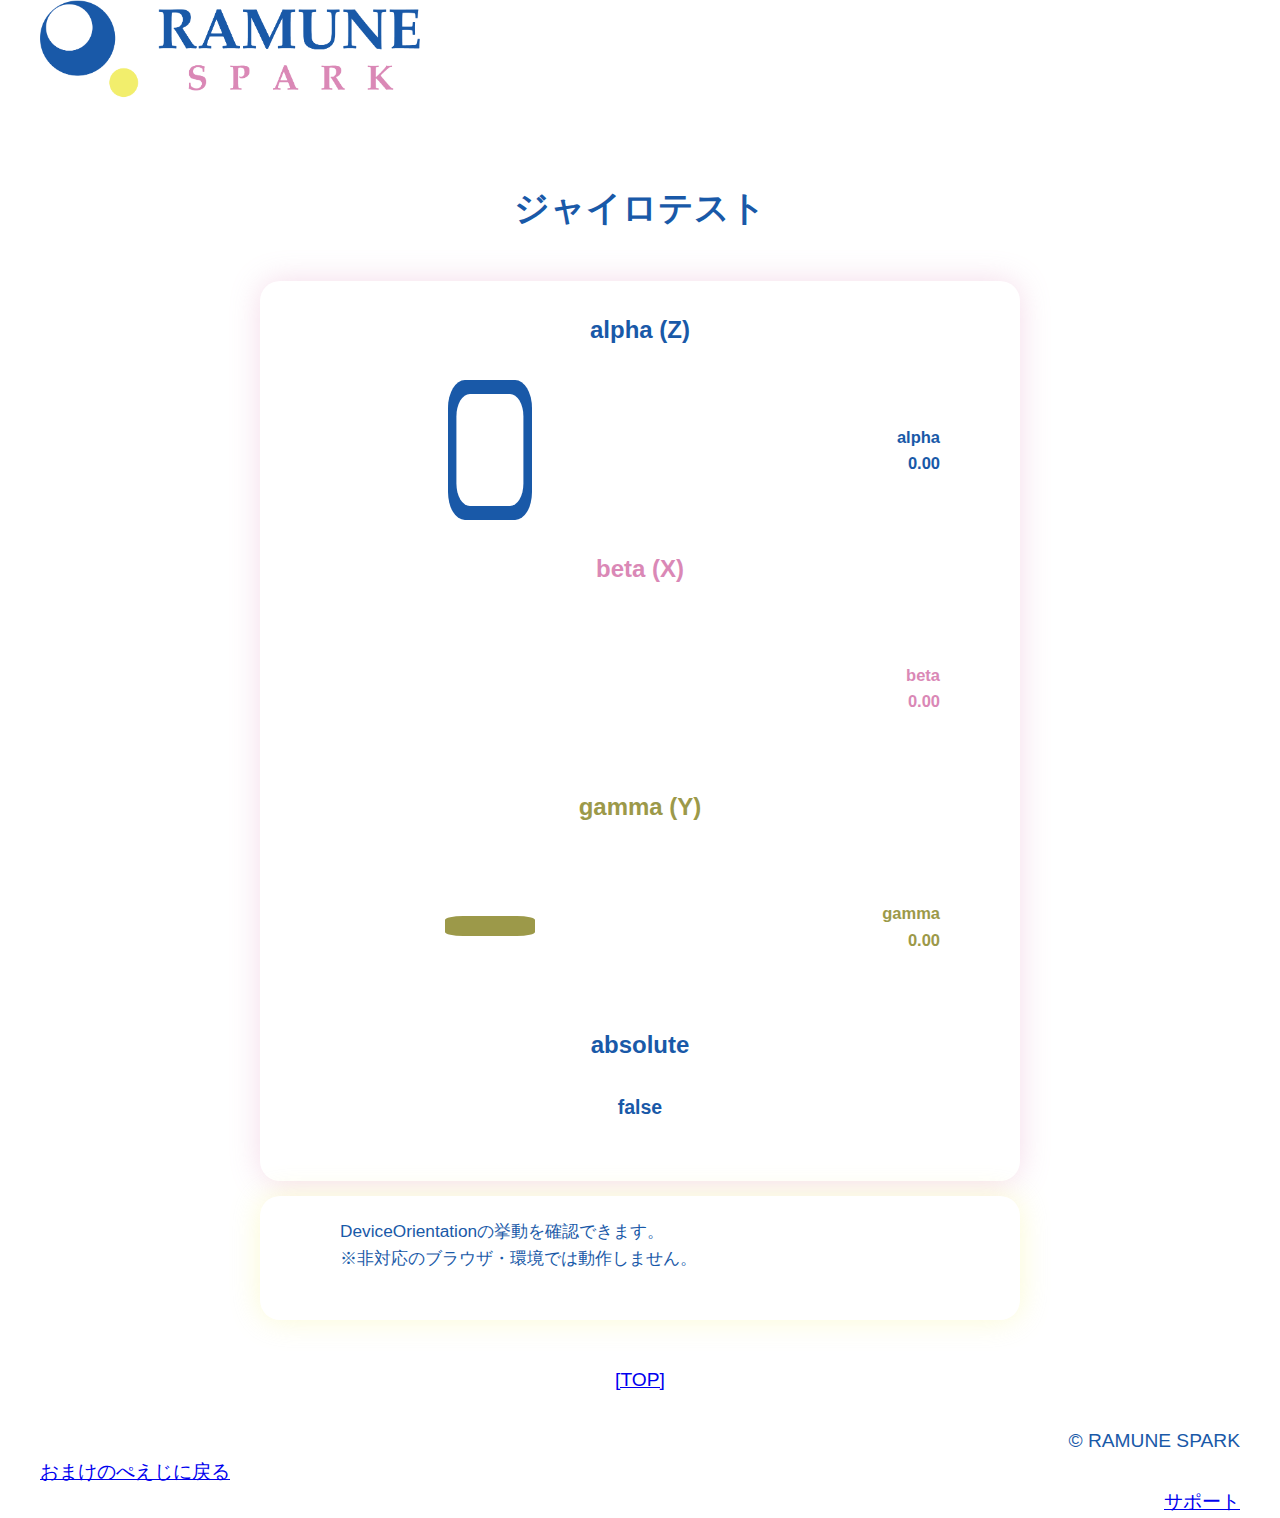
<file: omake/gyro.html>
<!DOCTYPE html>
<html lang="ja">

<head>
    <meta charset="UTF-8">
    <meta name="viewport" content="width=device-width, initial-scale=1.0">
    <link rel="shortcut icon" type="image/vnd.microsoft.icon" href="../favicon.ico" />

    <title>ジャイロテスト | RAMUNE SPARK</title>
    <link rel="stylesheet" href="../css/style.css">
    <link rel="stylesheet" href="../css/styleOmake.css">

</head>

<body>


    <div id="logo">
        <a href="../">
            <img src="../img/logo.png">
        </a>
    </div>

    <div class="blank"></div>
    <div class="MainTitle"></div>

    <div class=pageTitle>
        ジャイロテスト
    </div>

    </div>



    <div class="blank2"></div>


    <noscript>
        <div class="container">

            <ul>
                <p>コンテンツのデータの取得に失敗しました。</p>
                <li>JavaScriptが無効になっている場合、コンテンツを正常に表示できません。</li>
            </ul>

        </div>
    </noscript>

    <div class="container" id="omakeBox" style="display:none">

    </div>

    <div class="container2" id="omakeBox2" style="display:none">

    </div>


    <div class="blank2"></div>

    <div id=top>
        <a href="../">
            [TOP]
        </a>
    </div>


    <div class="blank2"></div>
    <div id=copyRight>
        © RAMUNE SPARK
    </div>
    <div id=copyRight style="text-align: left;">
        <a href="./">
            おまけのぺえじに戻る
        </a>
    </div>
    <div id=copyRight>
        <a href="../support">
            サポート
        </a>
    </div>


    <script src="js/function.js"></script>
    <script>



        const div_alphaText = createDiv("alphaText");
        omakeBox.appendChild(div_alphaText);
        div_alphaText.style.position = "relative";
        div_alphaText.style.margin = "auto";
        div_alphaText.style.fontSize = "1.6em";
        div_alphaText.style.paddingLeft = "2.0em";
        div_alphaText.style.paddingRight = "2.0em";
        div_alphaText.style.fontWeight = "bold";
        div_alphaText.style.textAlign = "center";
        div_alphaText.style.color = ramuneBlue;
        div_alphaText.innerHTML = "alpha (Z)";

        const div_alphaFrame = createDiv("alphaFrame");
        omakeBox.appendChild(div_alphaFrame);
        div_alphaFrame.style.width = "100%";
        div_alphaFrame.style.position = "relative";
        //div_alphaFrame.style.backgroundColor = "#CCCCCC";
        div_alphaFrame.style.aspectRatio = 3;


        const div_alphaDevice = createDiv("alphaDevice");
        div_alphaFrame.appendChild(div_alphaDevice);
        div_alphaDevice.style.height = "70%";
        div_alphaDevice.style.left = "25%";
        div_alphaDevice.style.top = "50%";
        div_alphaDevice.style.transform = "translate(-50%,-50%)";
        div_alphaDevice.style.position = "absolute";
        div_alphaDevice.style.margin = "auto";
        div_alphaDevice.style.aspectRatio = 0.6;
        div_alphaDevice.style.backgroundColor = ramuneBlue;
        div_alphaDevice.style.borderRadius = "20%";

        const div_alphaDeviceWhite = createDiv("alphaDeviceWhite");
        div_alphaDevice.appendChild(div_alphaDeviceWhite);
        div_alphaDeviceWhite.style.height = "80%";
        div_alphaDeviceWhite.style.left = "50%";
        div_alphaDeviceWhite.style.top = "50%";
        div_alphaDeviceWhite.style.transform = "translate(-50%,-50%)";
        div_alphaDeviceWhite.style.position = "absolute";
        div_alphaDeviceWhite.style.margin = "auto";
        div_alphaDeviceWhite.style.aspectRatio = 0.6;
        div_alphaDeviceWhite.style.backgroundColor = "#FFFFFF";
        div_alphaDeviceWhite.style.borderRadius = "20%";

        const div_alphaAnswer = createDiv("alphaAnswer");
        div_alphaFrame.appendChild(div_alphaAnswer);
        div_alphaAnswer.style.position = "absolute";
        div_alphaAnswer.style.left = "100%";
        div_alphaAnswer.style.top = "50%";
        div_alphaAnswer.style.transform = "translate(-100%,-50%)";
        div_alphaAnswer.style.fontSize = "1.1em";
        div_alphaAnswer.style.fontWeight = "bold";
        div_alphaAnswer.style.textAlign = "right";
        div_alphaAnswer.style.color = ramuneBlue;

        //ベータ
        const div_betaText = createDiv("betaText");
        omakeBox.appendChild(div_betaText);
        div_betaText.style.position = "relative";
        div_betaText.style.margin = "auto";
        div_betaText.style.fontSize = "1.6em";
        div_betaText.style.paddingLeft = "2.0em";
        div_betaText.style.paddingRight = "2.0em";
        div_betaText.style.fontWeight = "bold";
        div_betaText.style.textAlign = "center";
        div_betaText.style.color = ramunePink;
        div_betaText.innerHTML = "beta (X)";

        const div_betaFrame = createDiv("betaFrame");
        omakeBox.appendChild(div_betaFrame);
        div_betaFrame.style.width = "100%";
        div_betaFrame.style.position = "relative";
        //div_betaFrame.style.backgroundColor = "#CCCCCC";
        div_betaFrame.style.aspectRatio = 3;


        const div_betaDevice = createDiv("alphaDevice");
        div_betaFrame.appendChild(div_betaDevice);
        div_betaDevice.style.height = "70%";
        div_betaDevice.style.left = "25%";
        div_betaDevice.style.top = "50%";
        div_betaDevice.style.transform = "translate(-50%,-50%)";
        div_betaDevice.style.position = "absolute";
        div_betaDevice.style.margin = "auto";
        div_betaDevice.style.aspectRatio = 0.6;
        div_betaDevice.style.backgroundColor = ramunePink;
        div_betaDevice.style.borderRadius = "20%";

        const div_betaDeviceWhite = createDiv("alphaDeviceWhite");
        div_betaDevice.appendChild(div_betaDeviceWhite);
        div_betaDeviceWhite.style.height = "80%";
        div_betaDeviceWhite.style.left = "50%";
        div_betaDeviceWhite.style.top = "50%";
        div_betaDeviceWhite.style.transform = "translate(-50%,-50%)";
        div_betaDeviceWhite.style.position = "absolute";
        div_betaDeviceWhite.style.margin = "auto";
        div_betaDeviceWhite.style.aspectRatio = 0.6;
        div_betaDeviceWhite.style.backgroundColor = "#FFFFFF";
        div_betaDeviceWhite.style.borderRadius = "20%";

        const div_betaAnswer = createDiv("alphaAnswer");
        div_betaFrame.appendChild(div_betaAnswer);
        div_betaAnswer.style.position = "absolute";
        div_betaAnswer.style.left = "100%";
        div_betaAnswer.style.top = "50%";
        div_betaAnswer.style.transform = "translate(-100%,-50%)";
        div_betaAnswer.style.fontSize = "1.1em";
        div_betaAnswer.style.fontWeight = "bold";
        div_betaAnswer.style.textAlign = "right";
        div_betaAnswer.style.color = ramunePink;

        //ガンマ
        const div_gammaText = createDiv("gammaText");
        omakeBox.appendChild(div_gammaText);
        div_gammaText.style.position = "relative";
        div_gammaText.style.margin = "auto";
        div_gammaText.style.fontSize = "1.6em";
        div_gammaText.style.paddingLeft = "2.0em";
        div_gammaText.style.paddingRight = "2.0em";
        div_gammaText.style.fontWeight = "bold";
        div_gammaText.style.textAlign = "center";
        div_gammaText.style.color = ramuneYellow2;
        div_gammaText.innerHTML = "gamma (Y)";

        const div_gammaFrame = createDiv("gammaFrame");
        omakeBox.appendChild(div_gammaFrame);
        div_gammaFrame.style.width = "100%";
        div_gammaFrame.style.position = "relative";
        //div_gammaFrame.style.backgroundColor = "#CCCCCC";
        div_gammaFrame.style.aspectRatio = 3;


        const div_gammaDevice = createDiv("alphaDevice");
        div_gammaFrame.appendChild(div_gammaDevice);
        div_gammaDevice.style.height = "10%";
        div_gammaDevice.style.left = "25%";
        div_gammaDevice.style.top = "50%";
        div_gammaDevice.style.transform = "translate(-50%,-50%)";
        div_gammaDevice.style.position = "absolute";
        div_gammaDevice.style.margin = "auto";
        div_gammaDevice.style.aspectRatio = 4.5;
        div_gammaDevice.style.backgroundColor = ramuneYellow2;
        div_gammaDevice.style.borderRadius = "20%";

        /*
        const div_gammaDeviceWhite = createDiv("alphaDeviceWhite");
        div_gammaDevice.appendChild(div_gammaDeviceWhite);
        div_gammaDeviceWhite.style.height = "80%";
        div_gammaDeviceWhite.style.left = "50%";
        div_gammaDeviceWhite.style.top = "50%";
        div_gammaDeviceWhite.style.transform = "translate(-50%,-50%)";
        div_gammaDeviceWhite.style.position = "absolute";
        div_gammaDeviceWhite.style.margin = "auto";
        div_gammaDeviceWhite.style.aspectRatio = 4.5;
        div_gammaDeviceWhite.style.backgroundColor = "#FFFFFF";
        div_gammaDeviceWhite.style.borderRadius = "20%";

        */
        const div_gammaAnswer = createDiv("alphaAnswer");
        div_gammaFrame.appendChild(div_gammaAnswer);
        div_gammaAnswer.style.position = "absolute";
        div_gammaAnswer.style.left = "100%";
        div_gammaAnswer.style.top = "50%";
        div_gammaAnswer.style.transform = "translate(-100%,-50%)";
        div_gammaAnswer.style.fontSize = "1.1em";
        div_gammaAnswer.style.fontWeight = "bold";
        div_gammaAnswer.style.textAlign = "right";
        div_gammaAnswer.style.color = ramuneYellow2;

        //abs
        const div_absoluteText = createDiv("absoluteText");
        omakeBox.appendChild(div_absoluteText);
        div_absoluteText.style.position = "relative";
        div_absoluteText.style.margin = "auto";
        div_absoluteText.style.fontSize = "1.6em";
        div_absoluteText.style.paddingLeft = "2.0em";
        div_absoluteText.style.paddingRight = "2.0em";
        div_absoluteText.style.fontWeight = "bold";
        div_absoluteText.style.textAlign = "center";
        div_absoluteText.style.color = ramuneBlue;
        div_absoluteText.innerHTML = "absolute";

        const div_absoluteFrame = createDiv("absoluteFrame");
        omakeBox.appendChild(div_absoluteFrame);
        div_absoluteFrame.style.width = "100%";
        div_absoluteFrame.style.position = "relative";
        //div_absoluteFrame.style.backgroundColor = "#CCCCCC";
        div_absoluteFrame.style.aspectRatio = 7;


        const div_absoluteAnswer = createDiv("absoluteAnswer");
        div_absoluteFrame.appendChild(div_absoluteAnswer);
        div_absoluteAnswer.style.position = "absolute";
        div_absoluteAnswer.style.left = "50%";
        div_absoluteAnswer.style.top = "50%";
        div_absoluteAnswer.style.transform = "translate(-50%,-50%)";
        div_absoluteAnswer.style.fontSize = "1.3em";
        div_absoluteAnswer.style.fontWeight = "bold";
        div_absoluteAnswer.style.textAlign = "right";
        div_absoluteAnswer.style.color = ramuneBlue;



        let check = { alpha: 0, beta: 0, gamma: 0, absolute: "null" };
        let data = { alpha: 0, beta: 0, gamma: 0, absolute: false };
        let visual = { alpha: 0, beta: 0, gamma: 0 };
        let betaWhiteOpacity = 1;

        if ("ondeviceorientation" in window) {

            window.addEventListener("deviceorientation", (e) => {

                check.alpha = e.alpha;
                check.beta = e.beta;
                check.gamma = e.gamma;
                check.absolute = e.absolute;

                if (check.absolute !== "null" && (check.absolute === true || check.absolute === false)) {

                    data.absolute = check.absolute

                }

                if (!isNaN(check.alpha)) {

                    data.alpha = check.alpha;
                    visual.alpha = -check.alpha;

                }



                if (!isNaN(check.beta)) {

                    data.beta = check.beta;
                    visual.beta = check.beta;

                    if (visual.beta > 90) {

                        visual.beta = 180 - visual.beta;

                    } else if (visual.beta < -90) {

                        visual.beta = -180 - visual.beta;

                    }

                    if (visual.beta >= 0) {

                        betaWhiteOpacity = 1;

                    } else {

                        betaWhiteOpacity = 0;

                    }

                    visual.beta *= (1 / 90);

                }

                if (!isNaN(check.gamma)) {

                    data.gamma = check.gamma;
                    visual.gamma = check.gamma;

                }

            });

        }

        function display() {

            div_alphaDevice.style.transform = "translate(-50%, -50%) rotate(" + visual.alpha + "deg)";
            div_alphaAnswer.innerHTML = "<nobr>alpha<br>" + data.alpha.toFixed(digit) + "</nobr>";

            div_betaDevice.style.transform = "translate(-50%, -50%) scaleY(" + visual.beta + ")";
            div_betaAnswer.innerHTML = "<nobr>beta<br>" + data.beta.toFixed(digit) + "</nobr>";
            div_betaDeviceWhite.style.opacity = betaWhiteOpacity;

            div_gammaDevice.style.transform = "translate(-50%, -50%) rotate(" + visual.gamma + "deg)";
            div_gammaAnswer.innerHTML = "<nobr>gamma<br>" + data.gamma.toFixed(digit) + "</nobr>";

            div_absoluteAnswer.innerHTML = "<nobr>" + data.absolute + "</nobr>";


            window.requestAnimationFrame(display);

        }



        window.requestAnimationFrame(display);



        /*ボタン作成*/

        let bSwitch = [1];

        const digitMode = [30, 2];
        let digit = digitMode[bSwitch[0]];

        /*

        const div_buttonFrame = [];
        const div_button = [];
        const div_buttonTxtL = [];
        const div_buttonTxtR = [];

        const bt0 = ["OFF", "ON"];
        const bt1 = ["OFF", "ON"];


        for (let i = 0; i < 1; i++) {

            div_button[i] = createDiv("button" + i);
            div_buttonFrame[i] = createDiv("buttonFrame" + i);
            div_buttonFrame[i].className = "omakeButtonFrame";
            div_buttonTxtL[i] = createDiv("buttonTxtL" + i);
            div_buttonTxtR[i] = createDiv("buttonTxtR" + i);
            omakeBox.appendChild(div_buttonFrame[i]);
            div_buttonFrame[i].appendChild(div_button[i]);
            div_button[i].appendChild(div_buttonTxtL[i]);
            div_button[i].appendChild(div_buttonTxtR[i]);

            div_buttonFrame[i].style.width = "100%";
            div_buttonFrame[i].style.marginTop = "2em";
            div_buttonFrame[i].style.marginBottom = "2em";

            buttonSet(i)
        }

        function buttonSet(e) {


            div_button[e].style.margin = "3%";
            div_button[e].style.padding = "0.25em";
            div_button[e].style.width = "94%";
            div_button[e].style.display = "flex";
            div_button[e].style.backgroundColor = ramuneBlue2;
            div_button[e].style.borderRadius = "20px";
            div_button[e].style.justifyContent = "space-between";


            div_buttonTxtL[e].style.position = "relative";
            div_buttonTxtL[e].style.marginLeft = "1em";

            div_buttonTxtL[e].style.textAlign = "left";
            div_buttonTxtL[e].style.color = "#FFFFFF";
            div_buttonTxtL[e].style.fontSize = "1.5em";

            div_buttonTxtR[e].style.position = "relative";
            div_buttonTxtR[e].style.marginRight = "1em";

            div_buttonTxtR[e].style.textAlign = "right";
            div_buttonTxtR[e].style.color = "#FFFFFF";
            div_buttonTxtR[e].style.fontSize = "1.5em";

        }

        div_buttonTxtL[0].textContent = "概数モード";
        div_buttonTxtR[0].textContent = bt0[bSwitch];




        div_button[0].onmousedown = () => {

            event.preventDefault();

            bSwitch[0] ^= 1;
            div_buttonTxtR[0].textContent = bt0[bSwitch[0]];

            digit = digitMode[bSwitch[0]];

        }

        

        */

        createManual("DeviceOrientationの挙動を確認できます。<br>※非対応のブラウザ・環境では動作しません。")


    </script>


</body>

</html>
</file>
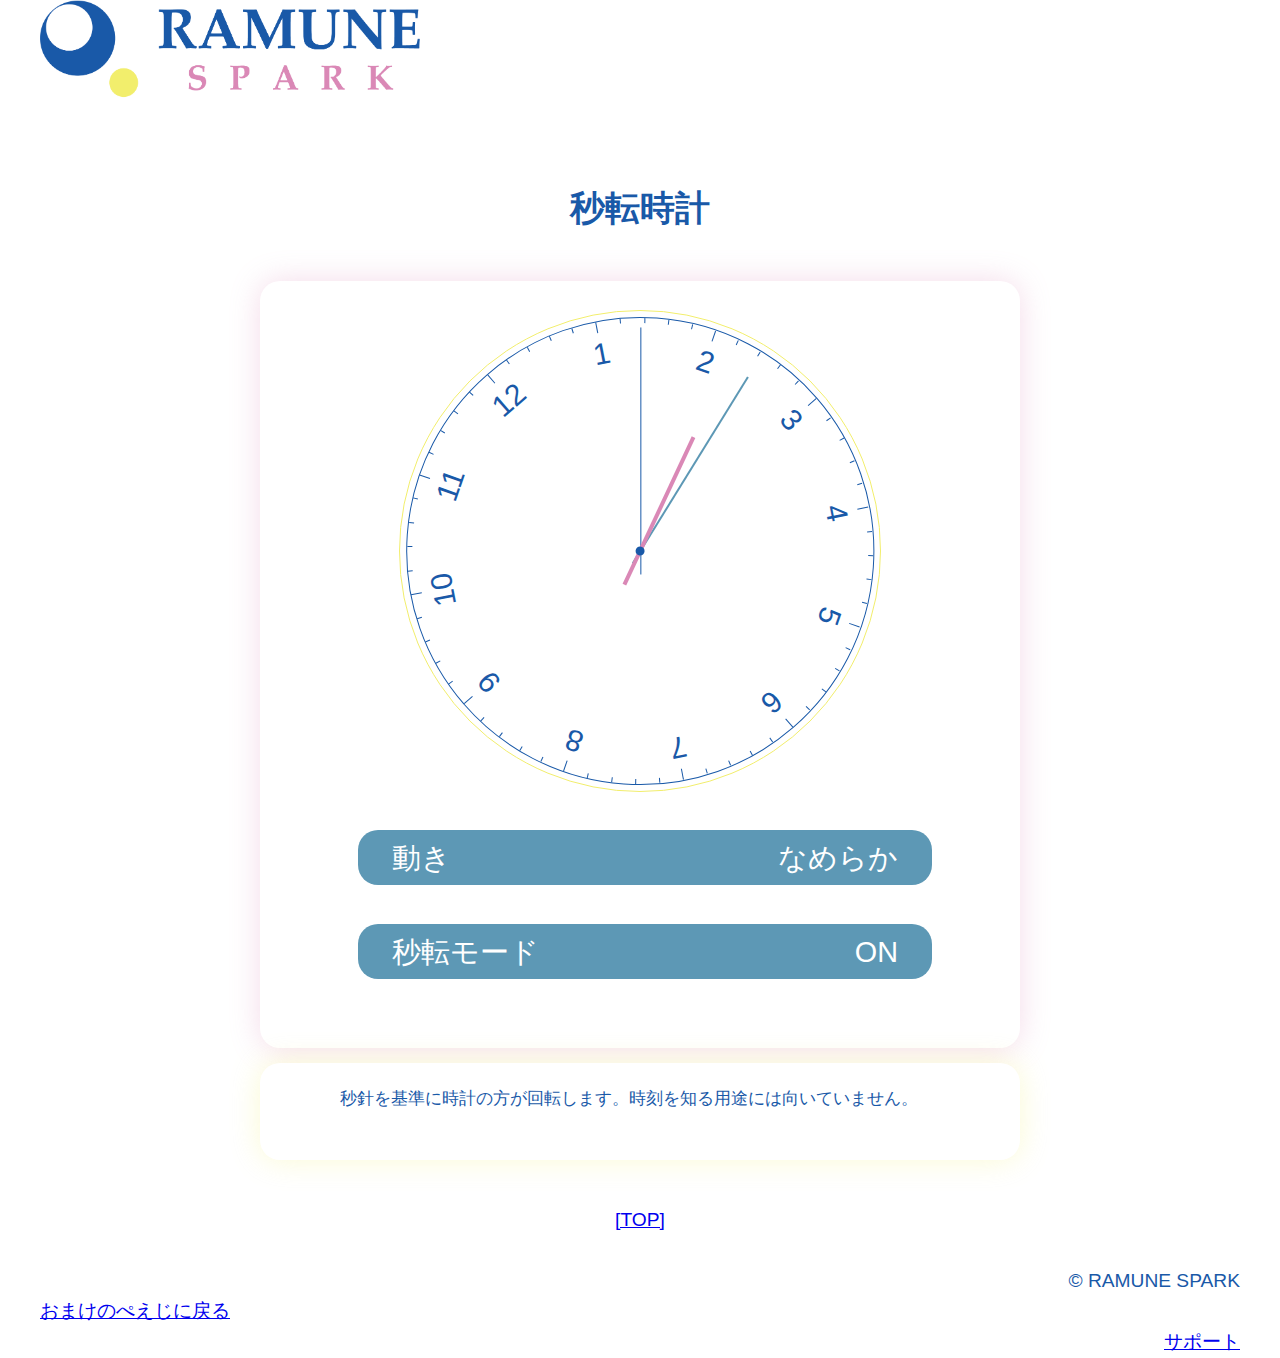
<file: omake/secondClock.html>
<!DOCTYPE html>
<html lang="ja">
<head>
    <meta charset="UTF-8">
    <meta name="viewport" content="width=device-width, initial-scale=1.0">
    <link rel="shortcut icon" type = "image/vnd.microsoft.icon" href="../favicon.ico" />
      
    <title>秒転時計 | RAMUNE SPARK</title>
    <link rel = "stylesheet" href="../css/style.css">
    <link rel = "stylesheet" href="../css/styleOmake.css">
         
</head>
<body>


    <div id = "logo">
        <a href="../">
        <img src = "../img/logo.png">
        </a>
    </div>

    <div class = "blank"></div>
    <div class = "MainTitle"></div>

        <div class = pageTitle>
            秒転時計
        </div>

    </div>

    

    <div class = "blank2"></div>


    <noscript>
    <div class="container">

    <ul>
            <p>コンテンツのデータの取得に失敗しました。</p>
            <li>JavaScriptが無効になっている場合、コンテンツを正常に表示できません。</li>
            </ul>
        
        </div>
    </noscript>

        <div class="container" id="omakeBox" style="display:none">
            
        </div>

        <div class="container2" id="omakeBox2" style="display:none">
            
        </div>
            

                <div class="blank2"></div>

                <div id = top>
                    <a href="../">
                    [TOP]
                    </a>
                </div>


                <div class="blank2"></div>
                <div id = copyRight>
                    © RAMUNE SPARK
                </div>
                <div id = copyRight style="text-align: left;">
                    <a href="./">
                        おまけのぺえじに戻る
                    </a>
                    </div>
                    <div id = copyRight>
                    <a href="../support">
                    サポート
                    </a>
                </div>

                
<script src="js/function.js"></script>
<script>


    //const omakeBox = document.getElementById("omakeBox");



    const div_circle = createDiv("circle");
    omakeBox.appendChild(div_circle);

    div_circle.style.width = "80%";
    div_circle.style.maxWidth = "500px";
    div_circle.style.position = "relative";
    div_circle.style.margin = "auto";
    div_circle.style.aspectRatio = 1;
    div_circle.style.backgroundColor = "#FFFFFF";
    div_circle.style.borderRadius = "50%";
    div_circle.style.outline = "solid";
    div_circle.style.outlineColor = ramuneYellow;
    div_circle.style.outlineWidth = "0.125em";

    const div_circle2 = createDiv("circle2");
    div_circle.appendChild(div_circle2);

    div_circle2.style.width = "97%";
    div_circle2.style.position = "absolute";
    div_circle2.style.aspectRatio = 1;
    div_circle2.style.left = "50%";
    div_circle2.style.top = "50%";
    div_circle2.style.transform = "translate(-50%,-50%)";
    div_circle2.style.backgroundColor = "#FFFFFF";
    div_circle2.style.borderRadius = "50%";
    div_circle2.style.outline = "solid";
    div_circle2.style.outlineColor = ramuneBlue;
    div_circle2.style.outlineWidth = "0.125em";

    let div_number = [];

    for(let i = 1; i <= 12; i++){

        const r = (Math.PI*2*i/12)-Math.PI/2;
        const rot = (Math.PI*2*i/12);

        div_number[i] = createDiv("number"+i);
        div_circle2.appendChild(div_number[i]);
        div_number[i].style.position = "absolute";
        div_number[i].style.left = 50+43*Math.cos(r)+"%";
        div_number[i].style.top = 50+43*Math.sin(r)+"%";
        div_number[i].style.transform = "translate(-50%,-50%) rotate("+rot+"rad)";
        div_number[i].style.color = ramuneBlue;
        div_number[i].style.fontSize = "2em";

        div_number[i].innerHTML = i;




    }

    let div_m = [];

    for(let i = 0; i < 60; i++){

const r = (Math.PI*2*i/60)-Math.PI/2;
const rot = (Math.PI*2*i/60);

div_m[i] = createDiv("m"+i);
div_circle2.appendChild(div_m[i]);
div_m[i].style.position = "absolute";
div_m[i].style.width = "0.125%";

if(i%5 === 0){
    div_m[i].style.height = "0.7em";

}else{
    div_m[i].style.height = "0.35em";


}


div_m[i].style.left = 50+50*Math.cos(r)+"%";
div_m[i].style.top = 50+50*Math.sin(r)+"%";
div_m[i].style.transform = "translate(-50%,0%) rotate("+rot+"rad)";
div_m[i].style.transformOrigin = "center top";
div_m[i].style.backgroundColor = ramuneBlue;





}


    const div_second = createDiv("second");
    const div_secondX = createDiv("secondX");
    div_circle2.appendChild(div_second);
    div_second.appendChild(div_secondX);

    //秒針ベース
    div_second.style.width = "100%";
    div_second.style.height = "100%";
    div_second.style.position = "absolute";
    div_second.style.left = "50%";
    div_second.style.top = "50%";
    div_second.style.transform = "translate(-50%,-50%)";

    //秒針
    div_secondX.style.width = "0.0625%";
    div_secondX.style.height = "53%";
    div_secondX.style.position = "absolute";
    div_secondX.style.left = "50%";
    div_secondX.style.top = "55%";
    div_secondX.style.transform = "translate(-50%,-100%)";
    div_secondX.style.backgroundColor = ramuneBlue;

    const div_minute = createDiv("minute");
    const div_minuteX = createDiv("minuteX");
    div_circle2.appendChild(div_minute);
    div_minute.appendChild(div_minuteX);


    //分針ベース
    div_minute.style.width = "100%";
    div_minute.style.height = "100%";
    div_minute.style.position = "absolute";
    div_minute.style.left = "50%";
    div_minute.style.top = "50%";
    div_minute.style.transform = "translate(-50%,-50%)";

    //分針
    div_minuteX.style.width = "0.5%";
    div_minuteX.style.height = "47%";
    div_minuteX.style.position = "absolute";
    div_minuteX.style.left = "50%";
    div_minuteX.style.top = "53%";
    div_minuteX.style.transform = "translate(-50%,-100%)";
    div_minuteX.style.backgroundColor = ramuneBlue2;

    const div_hour = createDiv("hour");
    const div_hourX = createDiv("hourX");
    div_circle2.appendChild(div_hour);
    div_hour.appendChild(div_hourX);

    //時針ベース
    div_hour.style.width = "100%";
    div_hour.style.height = "100%";
    div_hour.style.position = "absolute";
    div_hour.style.left = "50%";
    div_hour.style.top = "50%";
    div_hour.style.transform = "translate(-50%,-50%)";

    //時針
    div_hourX.style.width = "1%";
    div_hourX.style.height = "35%";
    div_hourX.style.position = "absolute";
    div_hourX.style.left = "50%";
    div_hourX.style.top = "58%";
    div_hourX.style.transform = "translate(-50%,-100%)";
    div_hourX.style.backgroundColor = ramunePink;


    //中心
    const div_circle3 = createDiv("circle3");
    div_circle2.appendChild(div_circle3);

    div_circle3.style.width = "2%";
    div_circle3.style.position = "absolute";
    div_circle3.style.margin = "auto";
    div_circle3.style.aspectRatio = 1;
    div_circle3.style.left = "50%";
    div_circle3.style.top = "50%";
    div_circle3.style.transform = "translate(-50%,-50%)";
    div_circle3.style.backgroundColor = ramuneBlue;
    div_circle3.style.borderRadius = "50%";
    
let d;
let second;
let minute;
let hour;
let mSecond;

let clickClock = false;

let secondTurn = true;

let rotateClock = 0;

let changeTurnSpeed = Math.PI*2;

const speed = 1/8;

let change = 1;

setInterval(()=>{

    d = new Date();

    second = d.getSeconds();
    minute = d.getMinutes();
    hour = d.getHours();
    mSecond = d.getMilliseconds();


    if(change === 0 && rotateSecond() + rotateClock > changeTurnSpeed*48){

        changeTurnSpeed = Math.PI*2;        

    }

    
    if(secondTurn){
        rotateClock -= changeTurnSpeed;

        if(rotateClock <= -rotateSecond()){

            rotateClock = -rotateSecond();
            changeTurnSpeed = Math.PI*(speed)/48;
            change = 0;

        }

    }else{
        rotateClock += changeTurnSpeed;

        if(rotateClock >= 0){

            rotateClock = 0;
            changeTurnSpeed = Math.PI*(speed)/48;
            change = 0;

        }


    }
    


},1000/120)

//小数秒を得る
function secondF(){

    return (second + mSecond/1000);

}

//小数分を得る
function minuteF(){

return (minute + secondF()/60);

}

//小数時を得る
function hourF(){

return (hour + minuteF()/60);

}

function rotateSecond(){

    const p = Math.PI*2;

    let x;

    if(clickClock === false){
        x = secondF();
    }else{
        x = second;     
    }

    let a = x * p/60;
    return a;

}

function rotateMinute(){

const p = Math.PI*2;

let x;

if(clickClock === false){
        x = minuteF();
    }else{
        x = minute;     
    }

let a = x * p/60;
return a;

}

function rotateHour(){

const p = Math.PI*2;

let x;

x = hourF();

let a = x * p/12;
return a;

}



function display(){




    div_second.style.transform = "translate(-50%,-50%) rotate("+rotateSecond()+"rad)";
    div_minute.style.transform = "translate(-50%,-50%) rotate("+rotateMinute()+"rad)";
    div_hour.style.transform = "translate(-50%,-50%) rotate("+rotateHour()+"rad)";


        div_circle2.style.transform = "translate(-50%,-50%) rotate("+rotateClock+"rad)";



    window.requestAnimationFrame(display);

}



window.requestAnimationFrame(display);



/*ボタン作成*/

const div_buttonFrame = [];
const div_button = [];
const div_buttonTxtL = [];
const div_buttonTxtR = [];

const bt0 = ["なめらか","カクカク"];
const bt1 = ["OFF","ON"];

for(let i = 0; i < 2; i++){

    div_button[i] = createDiv("button"+i);
    div_buttonFrame[i] = createDiv("buttonFrame"+i);
    div_buttonFrame[i].className = "omakeButtonFrame";
    div_buttonTxtL[i] = createDiv("buttonTxtL"+i);
    div_buttonTxtR[i] = createDiv("buttonTxtR"+i);
    omakeBox.appendChild(div_buttonFrame[i]);
    div_buttonFrame[i].appendChild(div_button[i]);
    div_button[i].appendChild(div_buttonTxtL[i]);
    div_button[i].appendChild(div_buttonTxtR[i]);

    div_buttonFrame[i].style.width = "100%";
    div_buttonFrame[i].style.marginTop = "2em";
    div_buttonFrame[i].style.marginBottom = "2em";

    buttonSet(i)
}

    function buttonSet(e){


    div_button[e].style.margin = "3%";
    div_button[e].style.padding = "0.25em";
    div_button[e].style.width = "94%";
    div_button[e].style.display = "flex";
    div_button[e].style.backgroundColor = ramuneBlue2;
    div_button[e].style.borderRadius = "20px";
    div_button[e].style.justifyContent = "space-between";


    div_buttonTxtL[e].style.position = "relative";
    div_buttonTxtL[e].style.marginLeft = "1em";
    
    div_buttonTxtL[e].style.textAlign = "left";
    div_buttonTxtL[e].style.color = "#FFFFFF";
    div_buttonTxtL[e].style.fontSize = "1.5em";

    div_buttonTxtR[e].style.position = "relative";
    div_buttonTxtR[e].style.marginRight = "1em";

    div_buttonTxtR[e].style.textAlign = "right";
    div_buttonTxtR[e].style.color = "#FFFFFF";
    div_buttonTxtR[e].style.fontSize = "1.5em";
    
    }

    div_buttonTxtL[0].textContent = "動き";
    div_buttonTxtR[0].textContent = bt0[change_0or1(clickClock)];

    div_buttonTxtL[1].textContent = "秒転モード";
    div_buttonTxtR[1].textContent = bt1[change_0or1(secondTurn)];


    div_button[0].onmousedown = ()=>{

        event.preventDefault();

        clickClock = !clickClock;
        div_buttonTxtR[0].textContent = bt0[change_0or1(clickClock)];

    } 

    div_button[1].onmousedown = ()=>{

event.preventDefault();

secondTurn = !secondTurn;
div_buttonTxtR[1].textContent = bt1[change_0or1(secondTurn)];

changeTurnSpeed = Math.abs(rotateSecond())/48;
change = 1;

} 



 createManual("秒針を基準に時計の方が回転します。時刻を知る用途には向いていません。")


</script>


</body>
</html>
</file>
<file: css/style.css>
body {
    font-family: Arial, sans-serif;
    line-height: 1.6;
    margin: 0;
    padding: 0;
    background-color: #FFFFFF;
    width: 100%;
    box-sizing: border-box;
    font-size: 15px;
    
}

.MainTitle{

    width:100%

}

.blank{

    width:100%;
    height:80px;

}

.blank2{

    width:100%;
    height:30px;

}

.pageTitle{

    text-align: center;
    color: #1959A8;
    font-weight: bold;
    font-size: 2.2rem;

}

.container {
    width: 90%;
    background: #FFFFFF;
    margin-left: auto;
    margin-right: auto;
    margin-top: 15px;
    margin-bottom: 15px;
    max-width: 600px;
    padding-left: 80px;
    padding-right: 80px;
    padding-top: 5px;
    padding-bottom: 30px;
    box-shadow: 0 0 30px rgba(218, 136, 182, 0.3);
    border-radius: 20px;

}



.item {

    display: block;
    width: 47%;
    height:140px;
    margin: 10px;
    background: #FFFFFF;
    box-shadow: 0 0 30px rgba(25, 89, 168, 0.3);
    border-radius: 0px;
    overflow: hidden;

}

.item a{
    position: relative;
    display: block;
    width: 100%;
    height: 100%;
    
}

.itemI {

    position: relative;
    left:2%;
    top:50%;
    height:100px;
    width: 100px;

    transform: translate(0%,-50%);

}

.itemT{
    position: absolute;
margin: 10px;
left:110px;
top:0px;

}

.itemTitle{
    color: #1959A8;
    font-weight: bold;
    font-size: 1.2rem;
    
}

.itemHR{

    width: 100%;
    margin: 2px;
    border-top: 1px;
    background-color:#1959A8;
    color:#1959A8;

}

.itemEx{
    color: #5D98B5;
    font-weight: normal;
    font-size: 1.0rem;
    
}

.itemI img{

    height:100%;
    width:auto;

}



.itemLinkBox {
    width: 100%;
    height:100%;
}

.container2 {
    width: 90%;
    background: #FFFFFF;
    margin-left: auto;
    margin-right: auto;
    margin-top: 15px;
    margin-bottom: 15px;
    max-width: 600px;
    padding-left: 80px;
    padding-right: 80px;
    padding-top: 5px;
    padding-bottom: 30px;
    box-shadow: 0 0 30px rgba(242, 238, 108, 0.3);
    border-radius: 20px;

}

h1, h2, h3 {
    text-align: center;
    color: #1959A8;
}


h1 {

    font-size: 1.6rem;
    font-weight: bold;
}
h2 {
    font-size: 1.3rem;
    font-weight: bold;
}
h3 {
    font-size: 1.1rem;
    font-weight: normal;
}
ul {
    padding-left: 50px;
    padding-right: 50px;
    padding-top: 10px;
    padding-bottom: 10px;

}
.box{

    position: relative;
    left:50%;
    transform: translate(-50%,0%);
    width:90%;
    align-items: stretch;
    
  justify-content: center;
 
    box-shadow: 0 0 30px rgba(218, 136, 182, 0.3);
    max-width: 1100px;
    padding:50px;
    display: flex;
    flex-wrap: wrap;

}

.boxTitle{

    text-align: center;
    color: #1959A8;
    font-size: 2.0rem;
    font-weight: bold;

}

.containerTitle {
    width: 90%;
    text-align: center;
    margin-left: auto;
    margin-right: auto;
    padding-top: 5px;
    padding-bottom: 10px;
}
#logo{
    position: relative;
    left:50%;
    transform: translate(-50%,0%);
    height: 100px;
    width:100%;
    max-width: 1200px;
}
#logo img{
    height: 100px;
    width:auto;

}
p,li {
    color: #1959A8;
    font-weight: normal;
    
}
p{
    font-size: 1.15em;
}
li{
    
    font-size: 1.0rem;
    padding-left: 10px;
    padding-right: 10px;
    color: #5D98B5;

}
#copyRight{
    position: relative;
    left:50%;
    transform: translate(-50%,0%);
    color: #1959A8;
    font-weight: normal;
    font-size: 1.2rem;
    width: 100%;
    max-width: 1200px;
    text-align:right;

}
#top{
    position: relative;
    left:50%;
    transform: translate(-50%,0%);
    color: #1959A8;
    font-weight: normal;
    font-size: 1.2rem;
    width: 100%;
    max-width: 1200px;
    text-align:center;

}

#keyVisual{

    margin-left: auto;
    margin-right: auto;
    margin-top: 30px;
    margin-bottom: 30px;



}

#ms{
    position: relative;
    width:100%;
    
    
}

ms-store-badge{

    position: relative;
    margin-left: auto;
    margin-right: auto;
    transform-origin: center left;
    transform: scale(0.8);

}

#keyVisual img{

    position: relative;
    left: 50%;
    width: 65%;
    transform: translate(-50%,-0%);



}

@media screen and (max-width: 959px) {

    .blank{

        height:70px;
    
    }
    
    .blank2{

        height:25px;
    
    }
    .item {
        width: 80%;
        height:120px;
     
    }
    .itemI {

        height:80px;
        width: 80px;
       
    
    }
    .itemT{
    left:90px;
    
    }
    
    .itemTitle{
        font-size: 1.0rem;
        
    }

    .itemEx{
        font-size: 0.8rem;
        
    }
    
    h1 {

        font-size: 1.4rem;
    }
    h2 {
        font-size: 1.2rem;
    }
    h3 {
        font-size: 1.0rem;
    }

    .container {
        padding-left: 50px;
        padding-right: 50px;
    }
    .container2 {
        padding-left: 50px;
        padding-right: 50px;
    }
    ul {
        padding-left: 30px;
        padding-right: 30px;
    }
    .pageTitle{
    
        font-size: 1.9rem;
    
    }
    .box{
        padding:30px;

    
    }
    .boxTitle{

        font-size: 1.5rem;
    
    }
    #logo{
        height: 70px;
        width:100%;
    
    }
    #logo img{
        height: 70px;
        width:auto;
    
    }
    #copyRight,#top{
        font-size: 0.9rem;
     
    }
    p{
        font-size: 1.0em;
    }
    li{
        font-size: 0.9em;
    }

    #keyVisual{

        margin-top: 20px;
        margin-bottom: 20px;
    
    
    
    }
    
    #keyVisual img{
    
        width: 62%;
    
    }

    ms-store-badge{
        margin-top: 15px;
        margin-bottom: 15px;
        transform: scale(0.7);
    
    }

}
@media screen and (max-width: 480px) {

    .blank{

        height:60px;
    
    }
    
    .blank2{

        height:20px;
    
    }
    .item {
        width: 90%;
        height:100px;
     
    }
    .itemI {

        height:60px;
        width: 60px;
       
    
    }
    .itemT{
        left:70px;
        
        }
        
        .itemTitle{
            font-size: 0.8rem;
            
        }
        .itemEx{
            font-size: 0.65rem;
            
        }
    h1 {

        font-size: 1.3rem;
    }
    h2 {
        font-size: 1.1rem;
    }
    h3 {
        font-size: 1.0rem;
    }
    
    .container {
        padding-left: 10px;
        padding-right: 10px;
    }
    .container2 {
        padding-left: 10px;
        padding-right: 10px;
    }
    ul {
         padding-left: 20px;
        padding-right: 20px;
    
    }
    .pageTitle{
    
        font-size: 1.7rem;
    
    }
    .box{

        padding:15px;
    
    
    }
    .boxTitle{

        font-size: 1.3rem;
    
    }
    #logo{
        height: 50px;
        width:100%;
    
    }
    #logo img{
        height: 50px;
        width:auto;
    
    
    }
    #copyRight,#top{
        font-size: 0.7rem;
    }
    p{
        font-size: 0.8em;
    }
    li{
        font-size: 0.75em;
    }

    #keyVisual{

        margin-top: 15px;
        margin-bottom: 15px;
    
    
    
    }
    
    #keyVisual img{
    
        width: 60%;
    
    }

    ms-store-badge{
        margin-top: 10px;
        margin-bottom: 10px;
        transform: scale(0.5);
    
    }

}
</file>
<file: css/styleOmake.css>
#omakeBox {
    padding-top: 30px;
    padding-bottom: 30px;
    overflow: hidden;

}

.omakeButtonFrame {
    font-size: 1.2rem;

}

@media screen and (max-width: 959px) {
/*
    .container {
        padding-left: 50px;
        padding-right: 50px;
    }
    */

    .omakeButtonFrame {
        font-size: 0.9rem;
    
    }
}
@media screen and (max-width: 480px) {

    /*
    .container {
        padding-left: 10px;
        padding-right: 10px;
    }
 */

 .omakeButtonFrame {
    font-size: 0.7rem;

}

}
</file>
